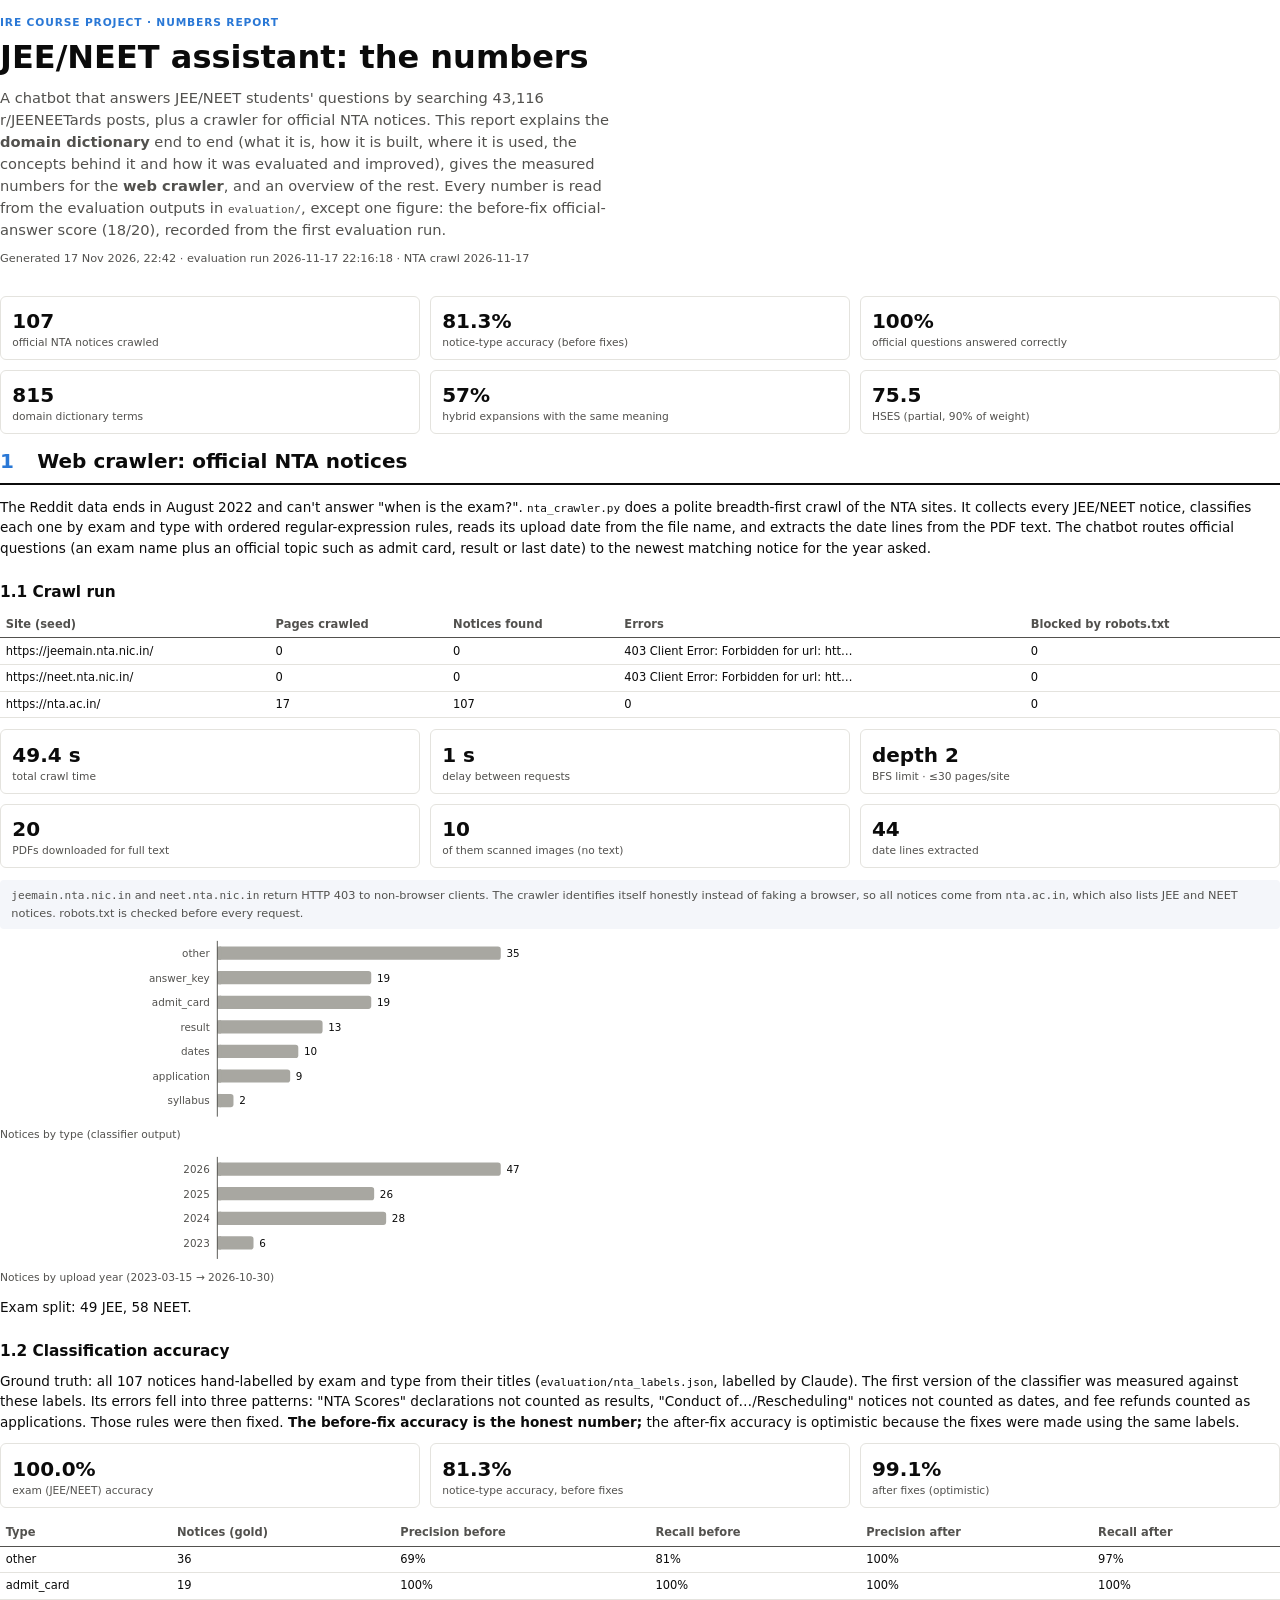
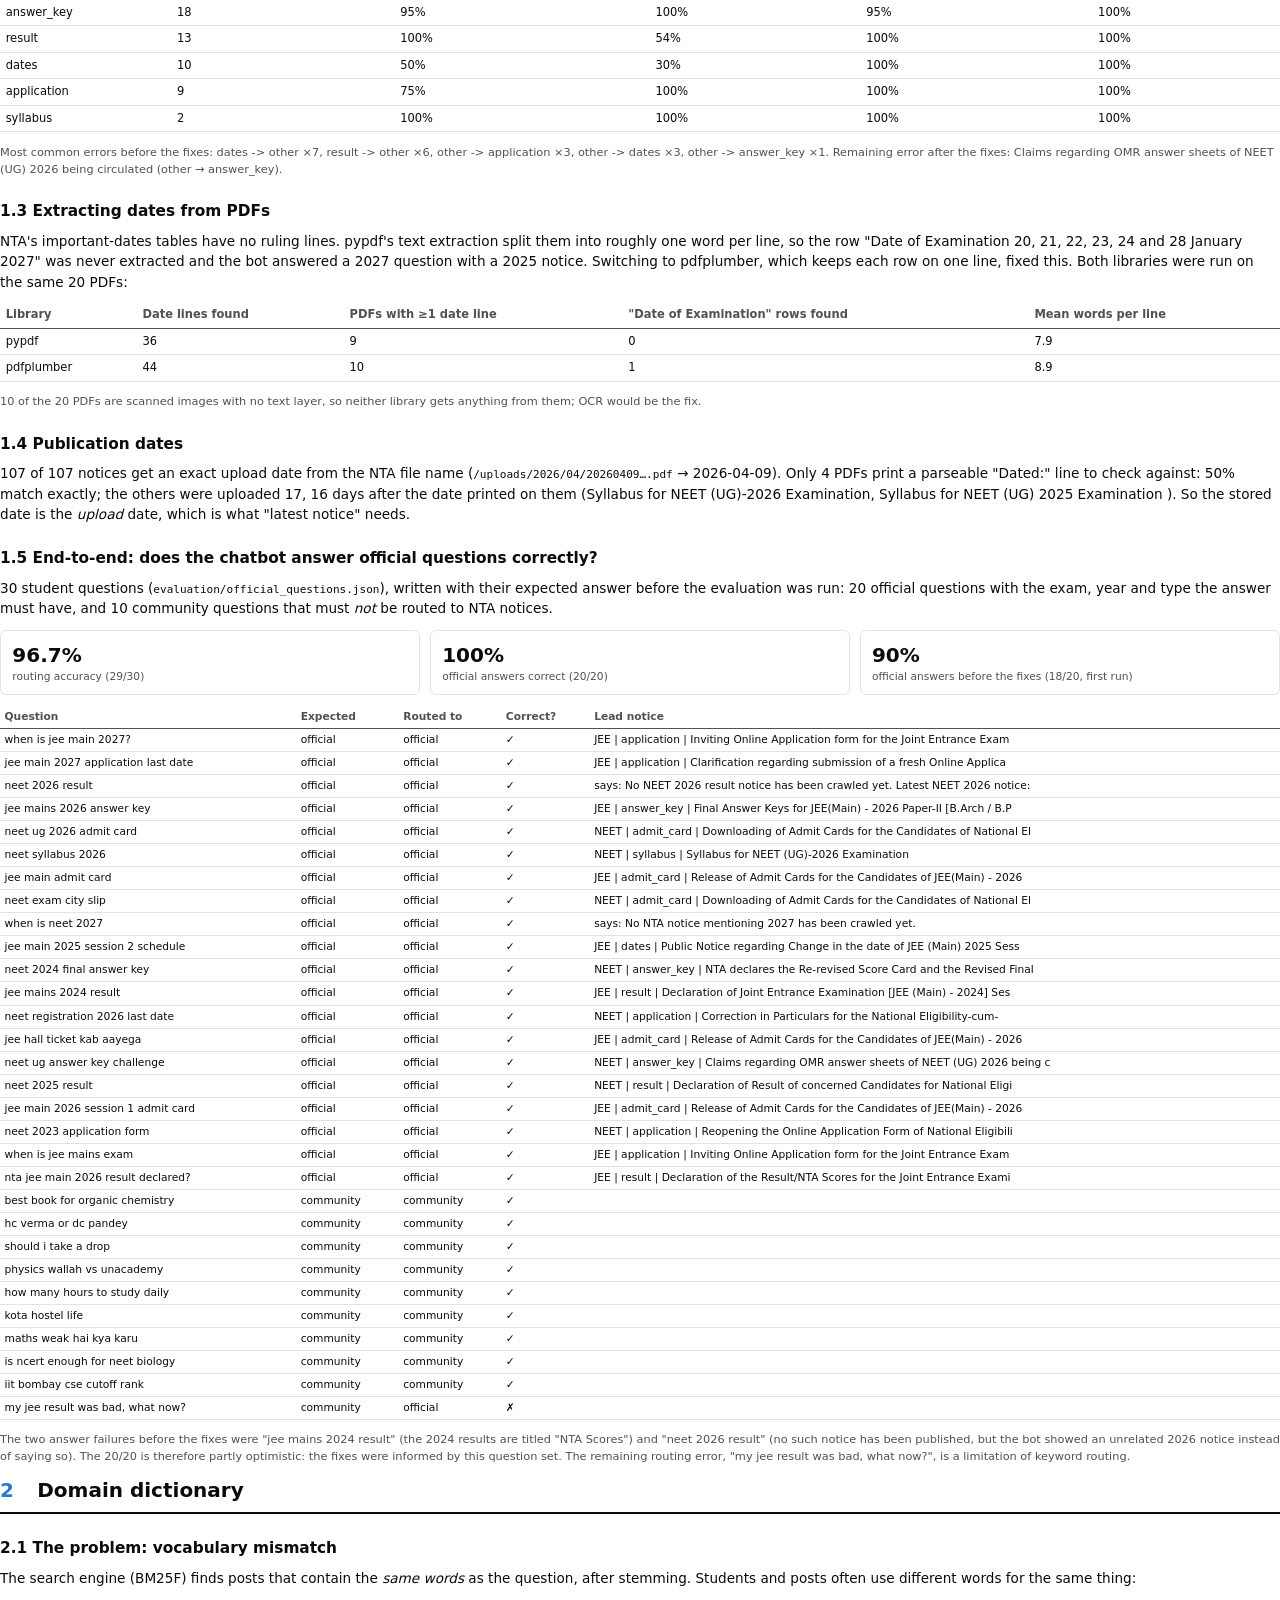
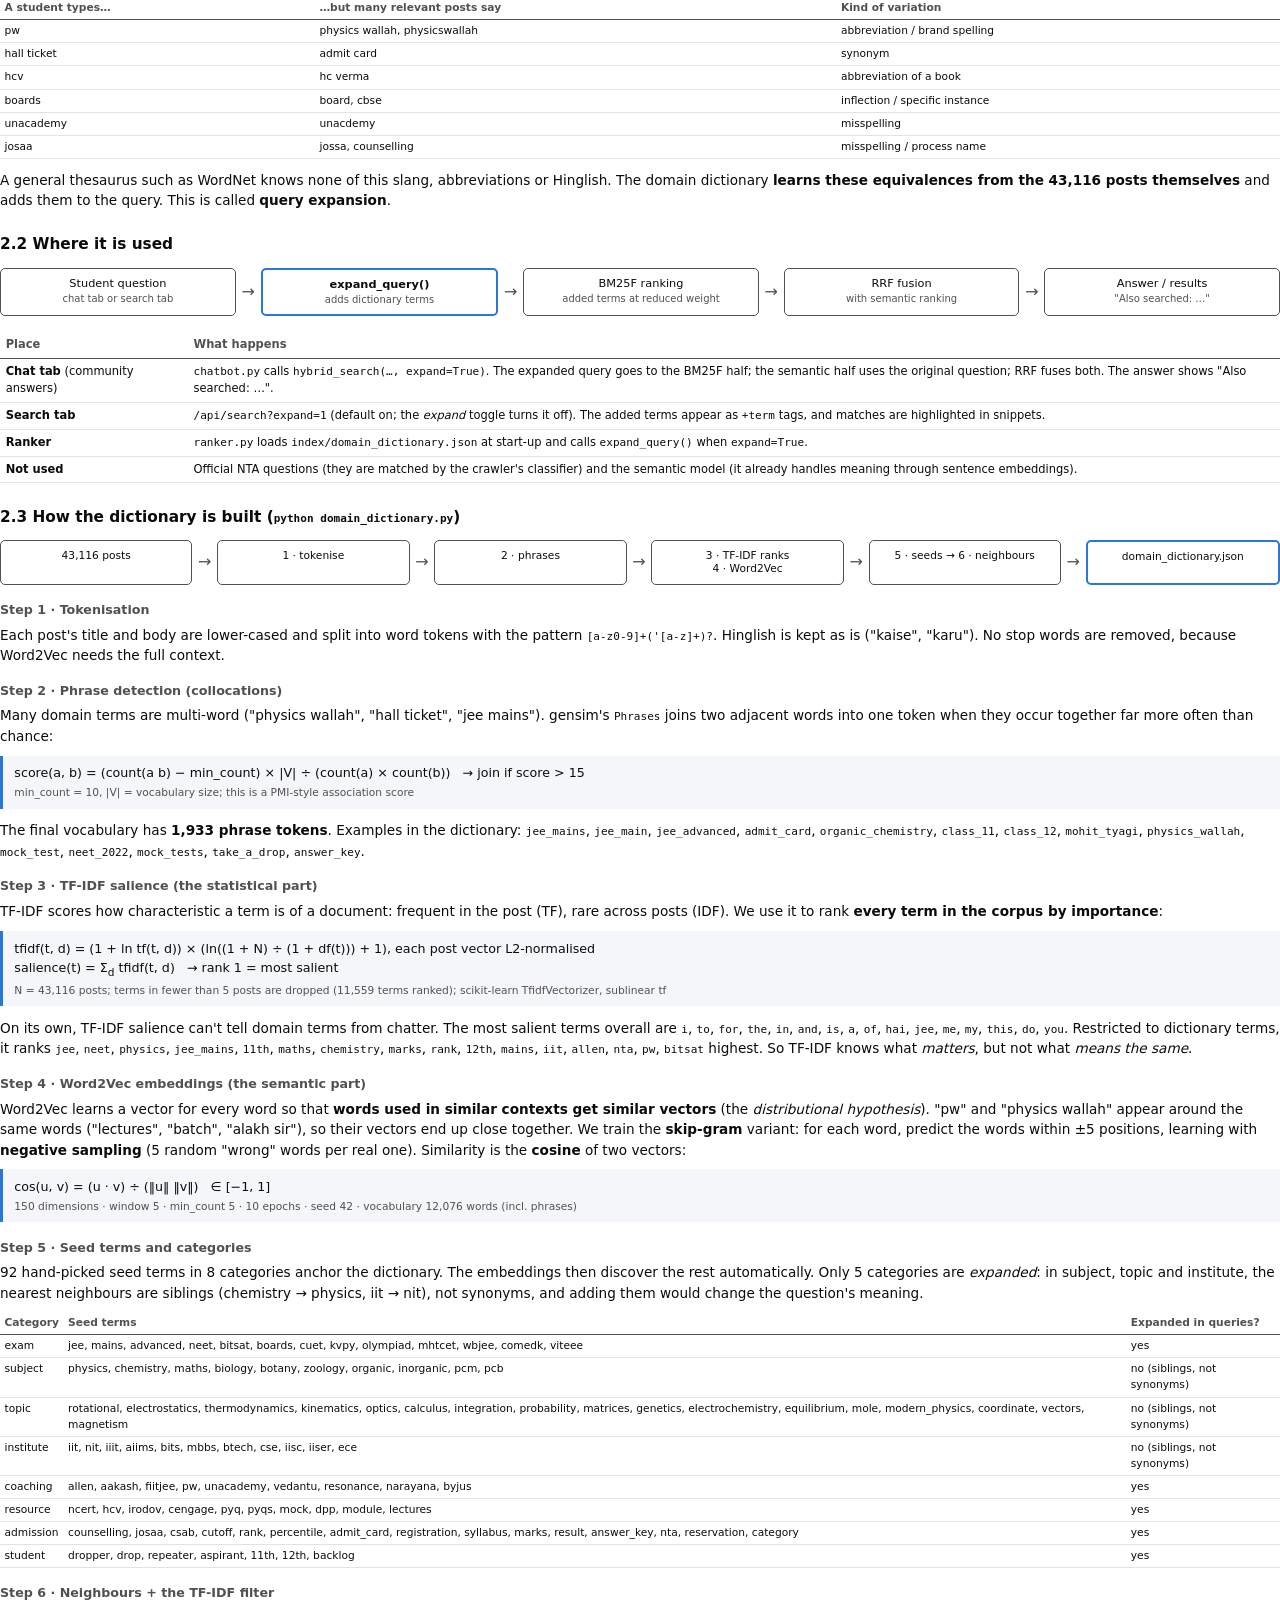
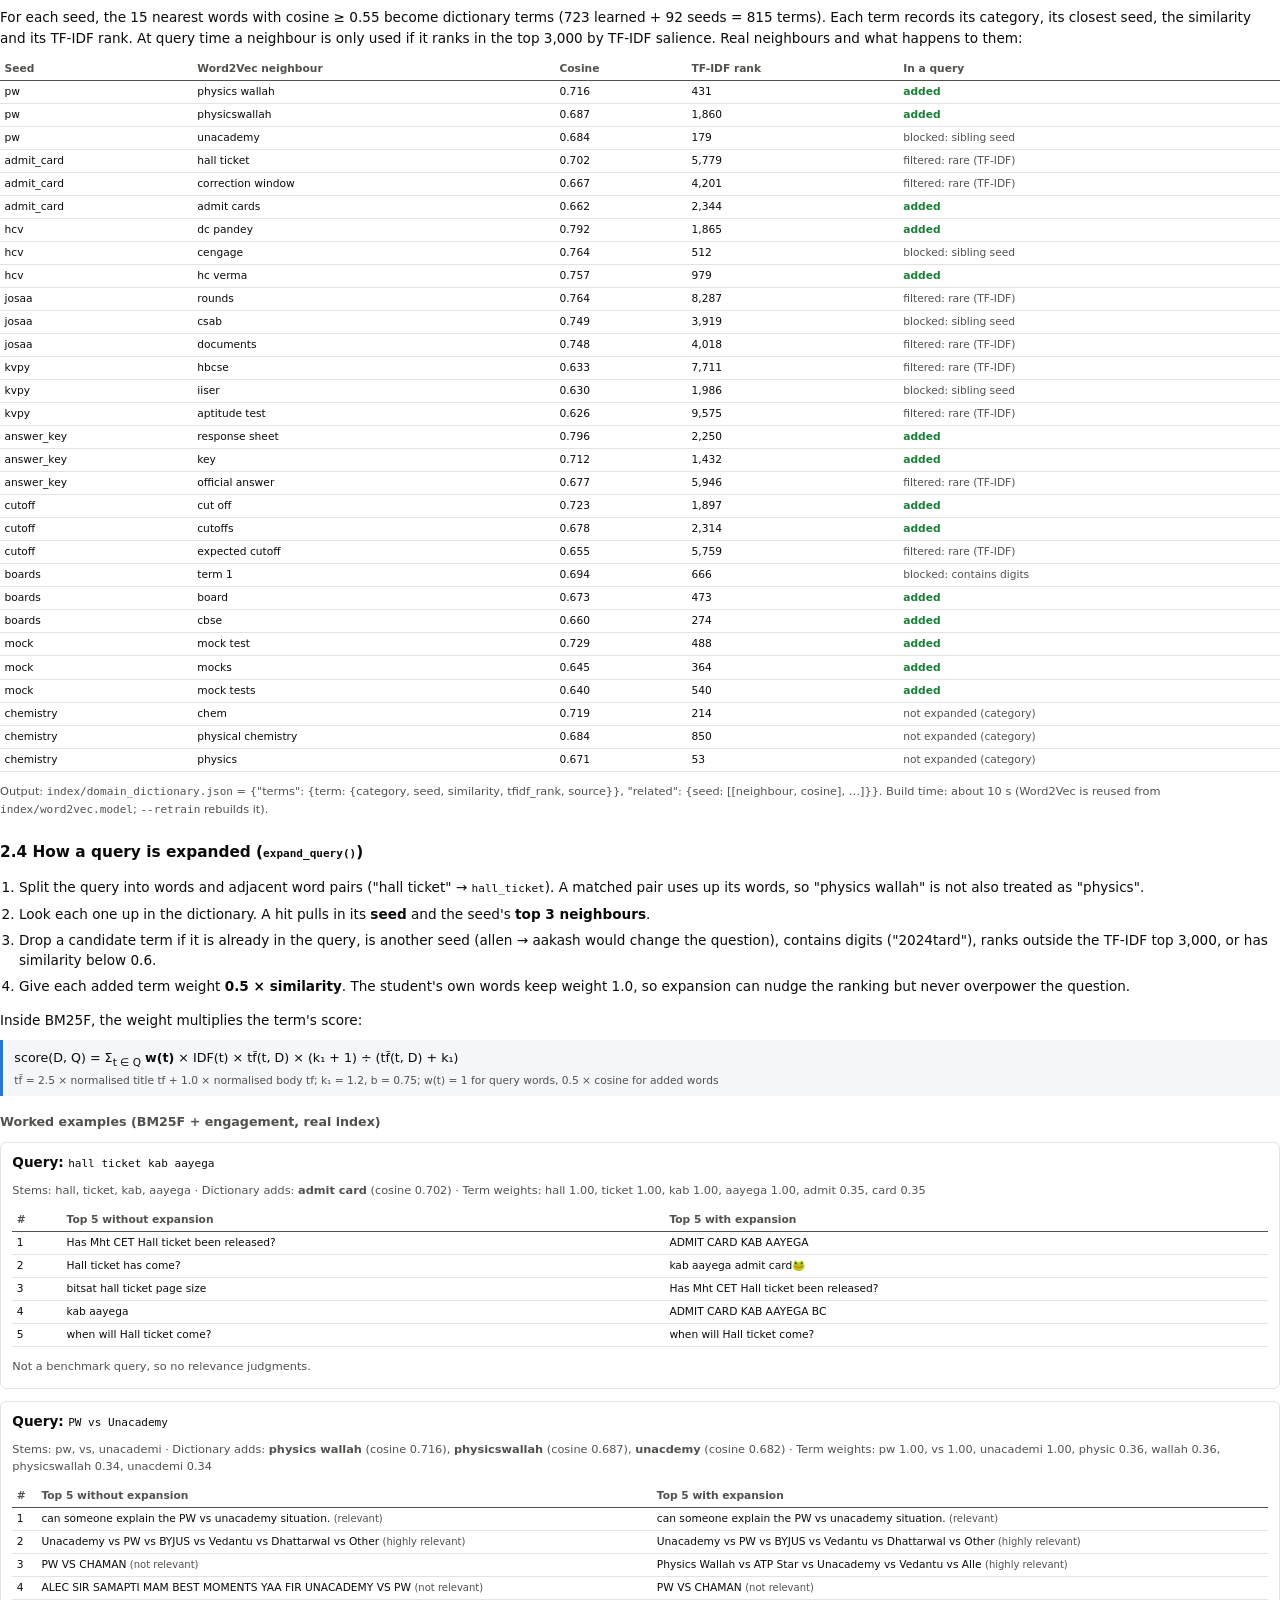
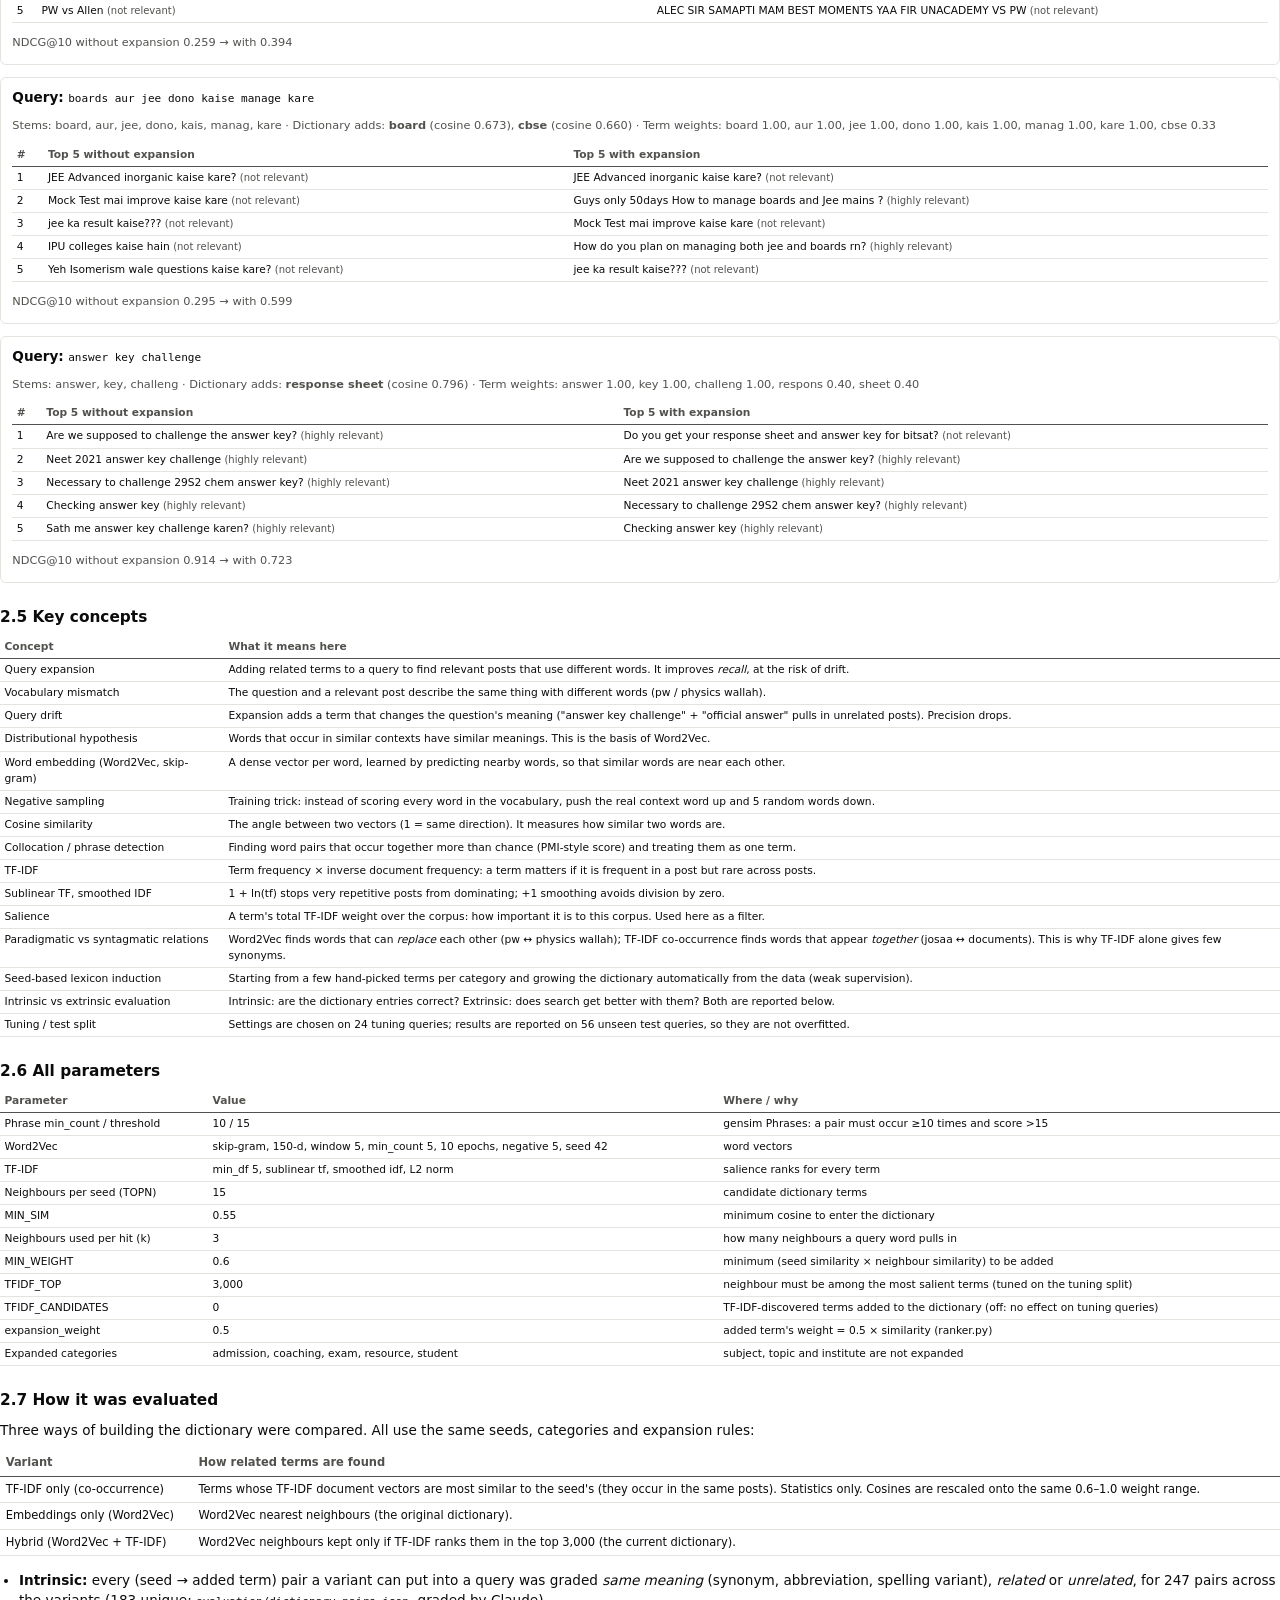
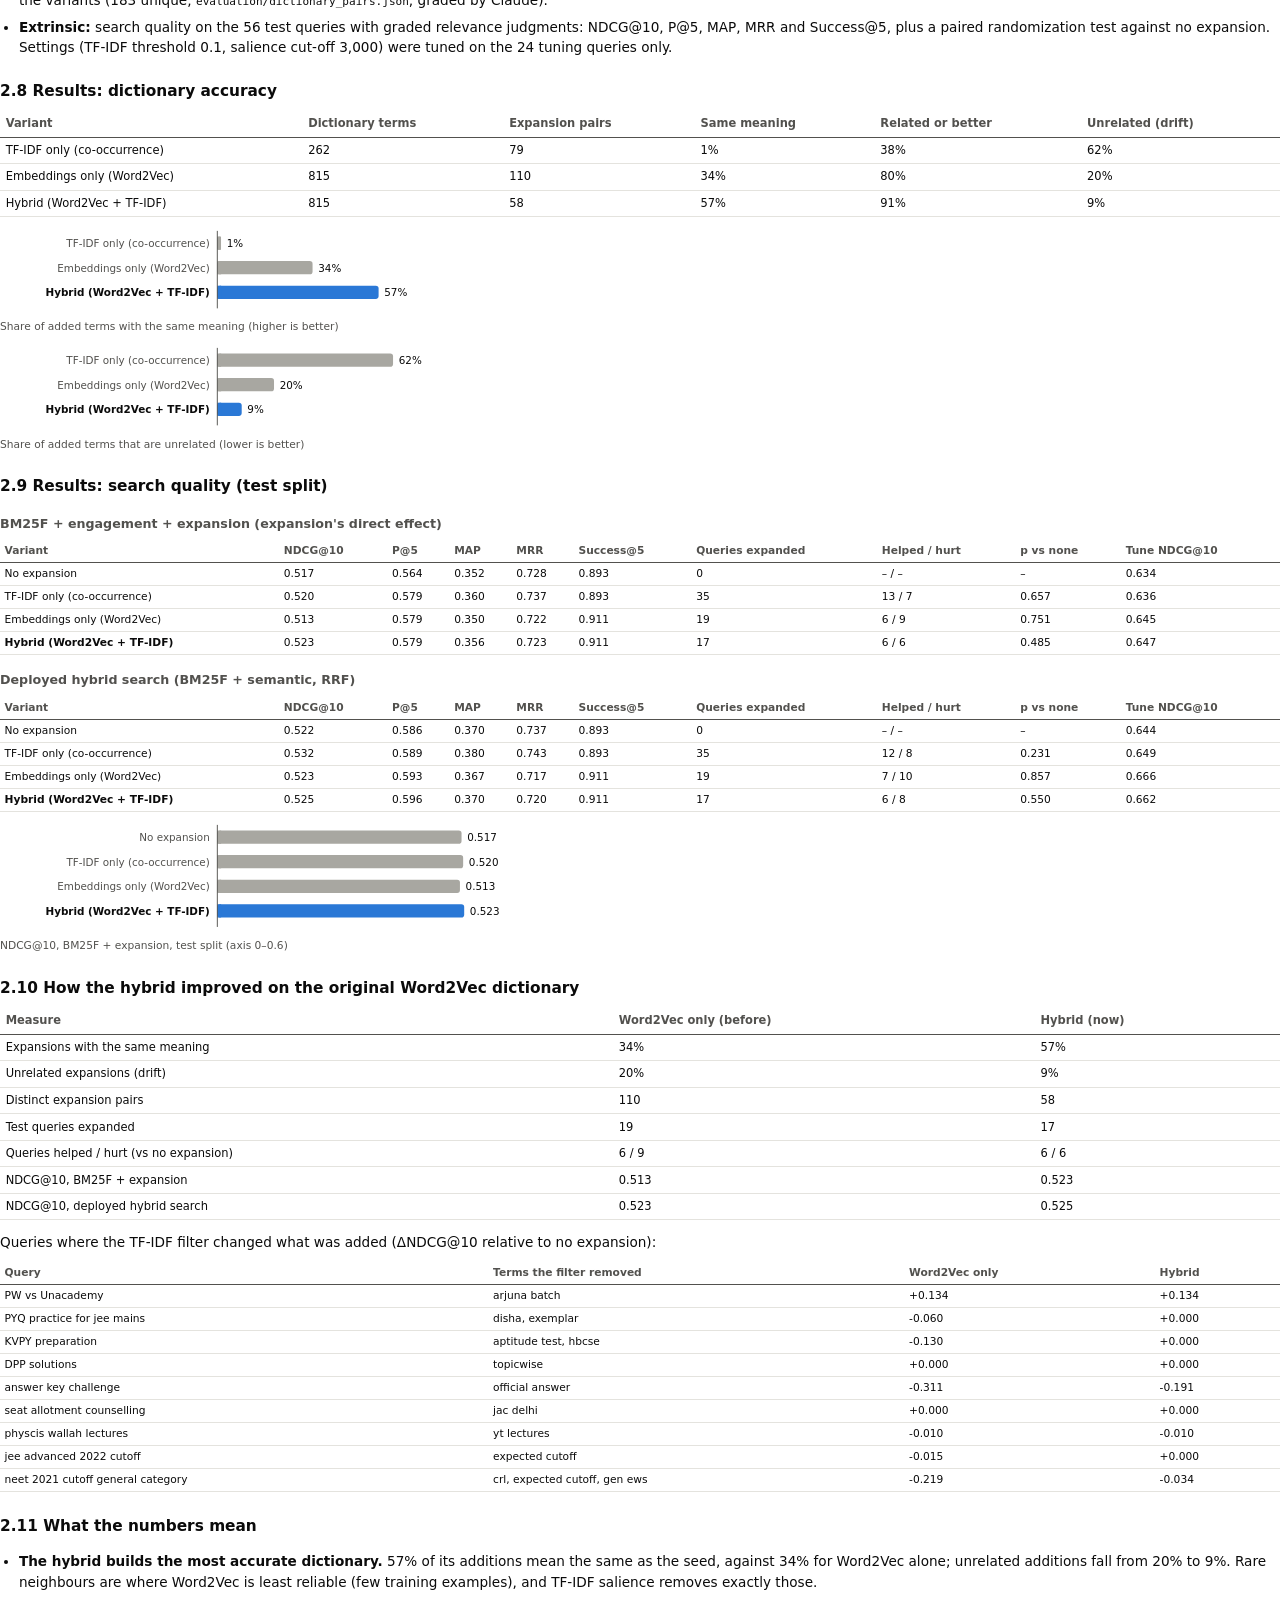
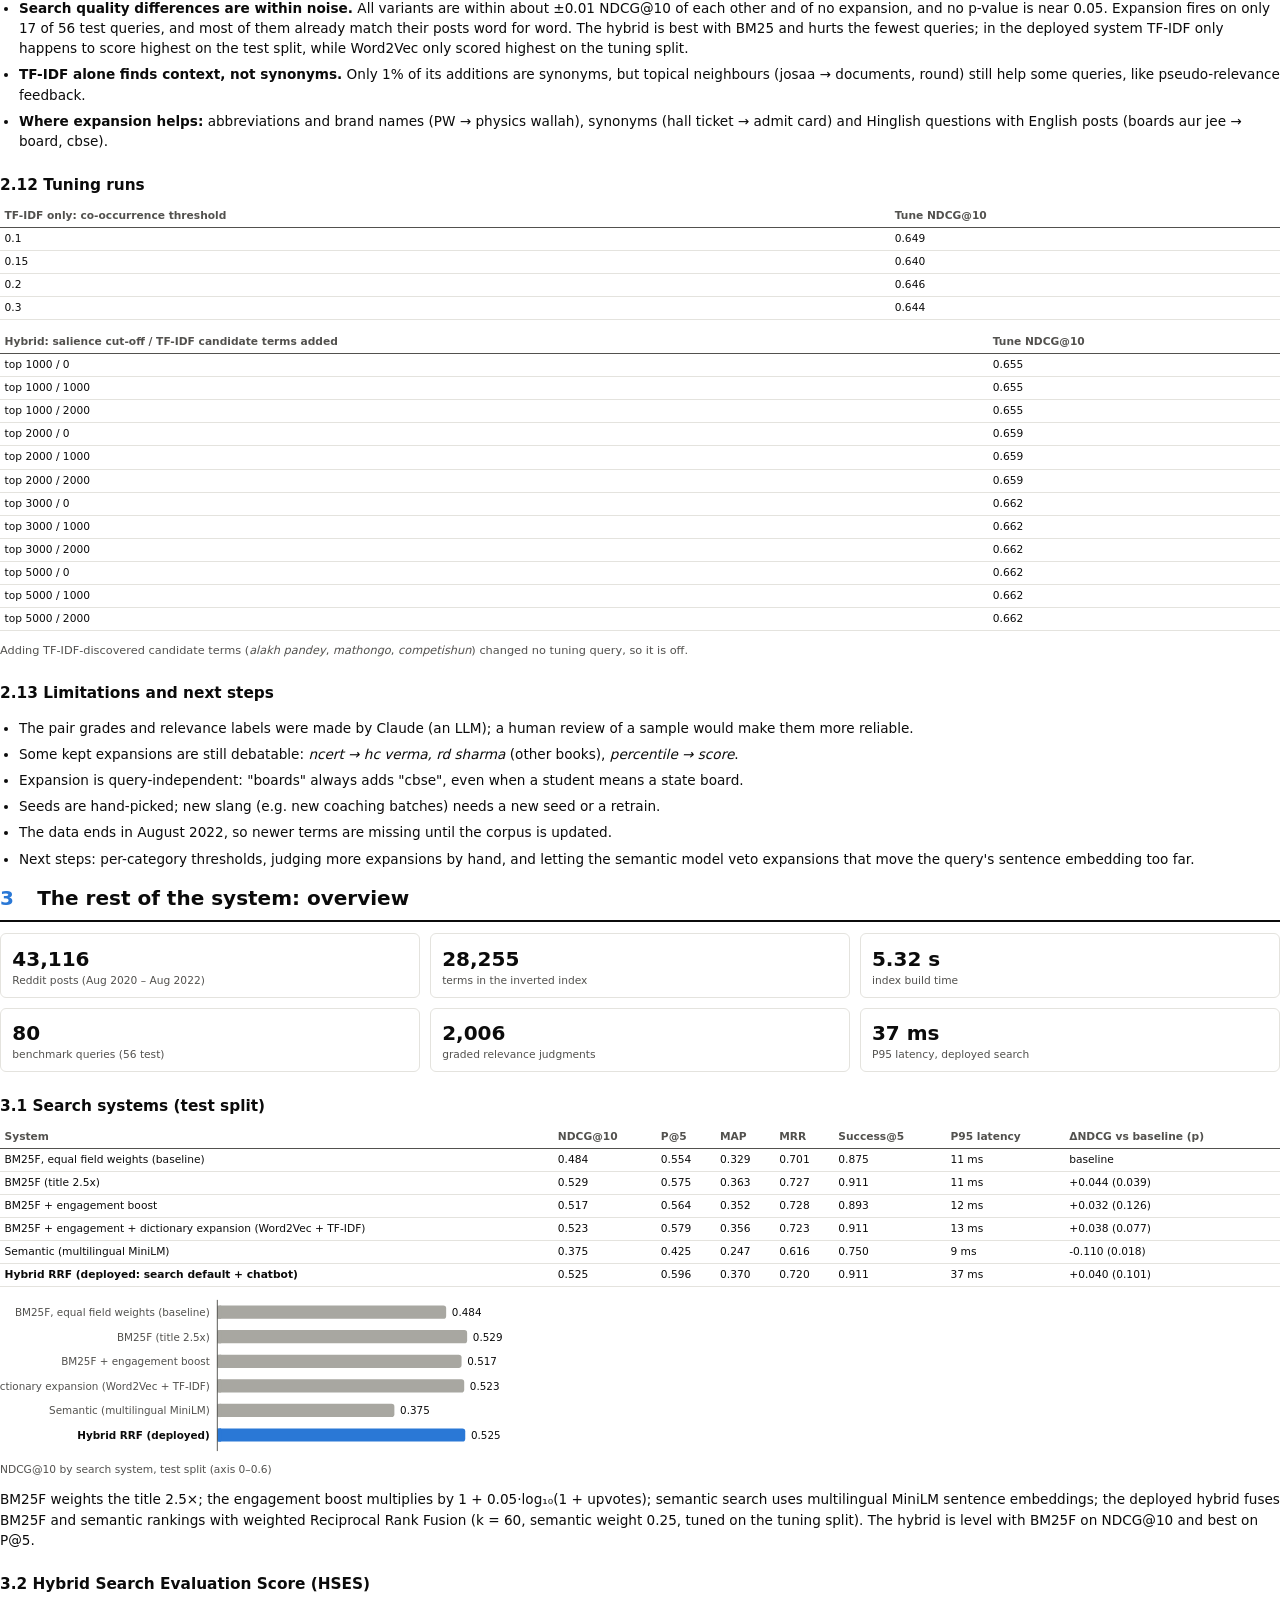
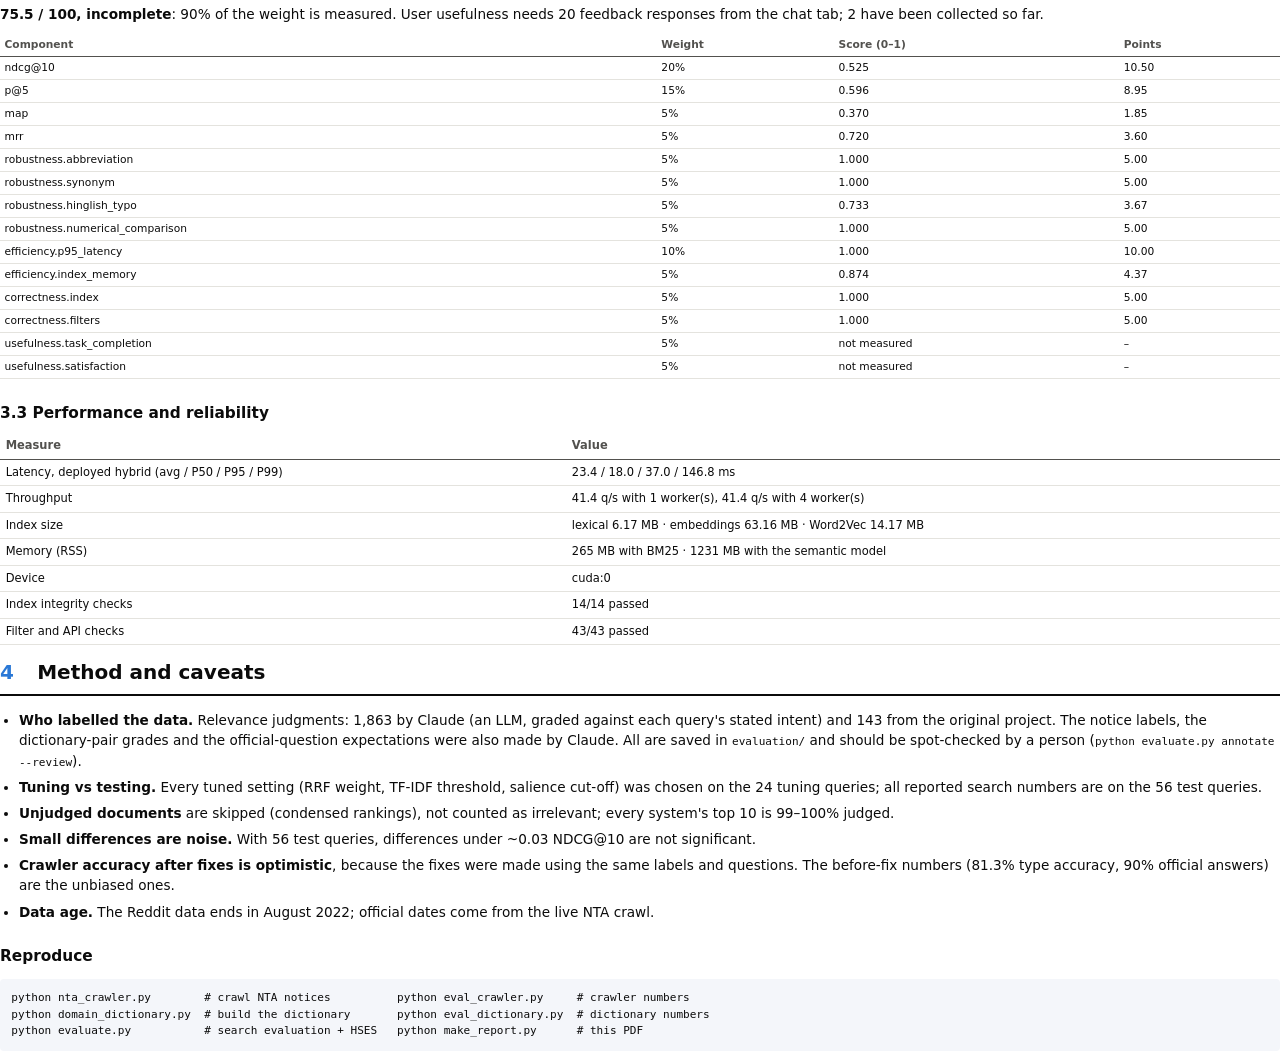
<file: evaluation/report.html>
<!doctype html><html lang='en'><head><meta charset='utf-8'><title>IREE project numbers</title><style>
@page { size: A4; margin: 14mm 14mm 16mm; }
:root { --ink: #0b0b0b; --ink2: #52514e; --muted: #7a7973; --rule: #e4e3de; --surface: #ffffff; --tint: #f4f6fa; --blue: #2a78d6; }
* { box-sizing: border-box; }
body { margin: 0; background: var(--surface); color: var(--ink); font: 10.2pt/1.5 "Noto Sans", "DejaVu Sans", "Liberation Sans", sans-serif; }
header { padding: 4mm 0 2mm; }
.kicker { text-transform: uppercase; letter-spacing: .08em; font-size: 8pt; color: var(--blue); font-weight: 700; }
h1 { font-size: 24pt; line-height: 1.15; margin: 2mm 0 3mm; }
.lede { font-size: 11pt; color: var(--ink2); max-width: 165mm; }
h2 { font-size: 15pt; margin: 0 0 3mm; padding-bottom: 2mm; border-bottom: 2px solid var(--ink); }
h2 span { display: inline-block; width: 8mm; color: var(--blue); }
h3 { font-size: 11.5pt; margin: 6mm 0 2mm; }
h4 { font-size: 9.5pt; margin: 4mm 0 1.5mm; color: var(--ink2); }
p { margin: 1.5mm 0 2.5mm; }
.small, .note { font-size: 8.5pt; color: var(--ink2); }
.note { background: var(--tint); padding: 2mm 3mm; border-radius: 4px; }
code, pre { font-family: "DejaVu Sans Mono", monospace; font-size: 8.3pt; }
pre { background: var(--tint); padding: 3mm; border-radius: 4px; white-space: pre-wrap; }
.break { break-before: page; }
table { width: 100%; border-collapse: collapse; margin: 2mm 0 3mm; font-size: 8.6pt; break-inside: auto; }
th { text-align: left; font-weight: 600; color: var(--ink2); border-bottom: 1px solid var(--ink2); padding: 1.2mm 1.5mm; vertical-align: bottom; }
td { border-bottom: 1px solid var(--rule); padding: 1.1mm 1.5mm; vertical-align: top; }
tr { break-inside: avoid; }
table.tight td, table.tight th { padding: .8mm 1.2mm; font-size: 8pt; }
td:not(:first-child), th:not(:first-child) { font-variant-numeric: tabular-nums; }
.tiles { display: grid; grid-template-columns: repeat(3, 1fr); gap: 2.5mm; margin: 3mm 0; }
.tile { border: 1px solid var(--rule); border-radius: 6px; padding: 2.5mm 3mm; break-inside: avoid; }
.tv { font-size: 15pt; font-weight: 700; font-variant-numeric: tabular-nums; }
.tl { font-size: 8pt; color: var(--ink2); line-height: 1.3; }
.stack figure { max-width: 150mm; }
figure { max-width: 150mm; }
figure { margin: 2mm 0 3mm; break-inside: avoid; }
figcaption { font-size: 8pt; color: var(--ink2); margin-top: 1mm; }
svg text.lab { font-size: 11px; fill: var(--ink2); }
svg text.lab.hi { fill: var(--ink); font-weight: 700; }
svg text.val { font-size: 11px; fill: var(--ink); font-variant-numeric: tabular-nums; }
svg .axis { stroke: var(--ink2); stroke-width: 1; }
ul, ol { padding-left: 5mm; } li { margin-bottom: 1.5mm; }
.flow { display: flex; align-items: stretch; gap: 1.5mm; margin: 3mm 0 4mm; break-inside: avoid; }
.flow .box { flex: 1; border: 1px solid var(--ink2); border-radius: 5px; padding: 2mm; font-size: 8.5pt; text-align: center; line-height: 1.3; }
.flow .box small { color: var(--ink2); font-size: 7.5pt; }
.flow .box.hi { border: 2px solid var(--blue); }
.flow .arr { align-self: center; color: var(--ink2); font-size: 12pt; }
.small-flow .box { font-size: 8pt; }
.formula { background: var(--tint); border-left: 3px solid var(--blue); padding: 2mm 3mm; margin: 2mm 0 3mm; font-size: 9.5pt; break-inside: avoid; }
.formula small { color: var(--ink2); font-size: 8pt; }
.worked { border: 1px solid var(--rule); border-radius: 6px; padding: 1mm 3mm; margin: 3mm 0; break-inside: avoid; }
.ok { color: #1a7f37; font-weight: 600; }
.bad { color: var(--ink2); }
.g { color: var(--ink2); font-size: 7.5pt; }
</style></head><body>
<header>
  <div class="kicker">IRE course project · numbers report</div>
  <h1>JEE/NEET assistant: the numbers</h1>
  <p class="lede">A chatbot that answers JEE/NEET students' questions by searching 43,116 r/JEENEETards
  posts, plus a crawler for official NTA notices. This report explains the
  <b>domain dictionary</b> end to end (what it is, how it is built, where it is used, the concepts behind it and how it was
  evaluated and improved), gives the measured numbers for the <b>web crawler</b>, and an overview of the rest. Every number is read from the
  evaluation outputs in <code>evaluation/</code>, except one figure: the before-fix official-answer score (18/20),
recorded from the first evaluation run.</p>
  <p class="small">Generated 17 Nov 2026, 22:42 · evaluation run 2026-11-17 22:16:18 · NTA crawl 2026-11-17</p>
</header>
<div class="tiles"><div class="tile"><div class="tv">107</div><div class="tl">official NTA notices crawled</div></div><div class="tile"><div class="tv">81.3%</div><div class="tl">notice-type accuracy (before fixes)</div></div><div class="tile"><div class="tv">100%</div><div class="tl">official questions answered correctly</div></div><div class="tile"><div class="tv">815</div><div class="tl">domain dictionary terms</div></div><div class="tile"><div class="tv">57%</div><div class="tl">hybrid expansions with the same meaning</div></div><div class="tile"><div class="tv">75.5</div><div class="tl">HSES (partial, 90% of weight)</div></div></div>

<section class="break">
<h2><span>1</span> Web crawler: official NTA notices</h2>
<p>The Reddit data ends in August 2022 and can't answer "when is the exam?". <code>nta_crawler.py</code> does a polite
breadth-first crawl of the NTA sites. It collects every JEE/NEET notice, classifies each one by exam and type with ordered
regular-expression rules, reads its upload date from the file name, and extracts the date lines from the PDF text. The chatbot
routes official questions (an exam name plus an official topic such as admit card, result or last date) to the newest
matching notice for the year asked.</p>
<h3>1.1 Crawl run</h3>
<table class=""><thead><tr><th>Site (seed)</th><th>Pages crawled</th><th>Notices found</th><th>Errors</th><th>Blocked by robots.txt</th></tr></thead><tbody><tr><td>https://jeemain.nta.nic.in/</td><td>0</td><td>0</td><td>403 Client Error: Forbidden for url: htt…</td><td>0</td></tr><tr><td>https://neet.nta.nic.in/</td><td>0</td><td>0</td><td>403 Client Error: Forbidden for url: htt…</td><td>0</td></tr><tr><td>https://nta.ac.in/</td><td>17</td><td>107</td><td>0</td><td>0</td></tr></tbody></table>
<div class="tiles"><div class="tile"><div class="tv">49.4 s</div><div class="tl">total crawl time</div></div><div class="tile"><div class="tv">1 s</div><div class="tl">delay between requests</div></div><div class="tile"><div class="tv">depth 2</div><div class="tl">BFS limit · ≤30 pages/site</div></div><div class="tile"><div class="tv">20</div><div class="tl">PDFs downloaded for full text</div></div><div class="tile"><div class="tv">10</div><div class="tl">of them scanned images (no text)</div></div><div class="tile"><div class="tv">44</div><div class="tl">date lines extracted</div></div></div>
<p class="note"><code>jeemain.nta.nic.in</code> and <code>neet.nta.nic.in</code> return HTTP 403 to non-browser clients. The
crawler identifies itself honestly instead of faking a browser, so all notices come from <code>nta.ac.in</code>, which also lists
JEE and NEET notices. robots.txt is checked before every request.</p>
<div class="stack">
<figure><svg viewBox="0 0 600 190" width="100%" role="img" aria-label="Notices by type (classifier output)"><text x="222" y="19" text-anchor="end" class="lab">other</text><rect x="230" y="8" width="300.0" height="14" rx="3" fill="#a8a7a1"/><rect x="230" y="8" width="4.0" height="14" fill="#a8a7a1"/><text x="536.0" y="19" class="val">35</text><text x="222" y="45" text-anchor="end" class="lab">answer_key</text><rect x="230" y="34" width="162.9" height="14" rx="3" fill="#a8a7a1"/><rect x="230" y="34" width="4.0" height="14" fill="#a8a7a1"/><text x="398.9" y="45" class="val">19</text><text x="222" y="71" text-anchor="end" class="lab">admit_card</text><rect x="230" y="60" width="162.9" height="14" rx="3" fill="#a8a7a1"/><rect x="230" y="60" width="4.0" height="14" fill="#a8a7a1"/><text x="398.9" y="71" class="val">19</text><text x="222" y="97" text-anchor="end" class="lab">result</text><rect x="230" y="86" width="111.4" height="14" rx="3" fill="#a8a7a1"/><rect x="230" y="86" width="4.0" height="14" fill="#a8a7a1"/><text x="347.4" y="97" class="val">13</text><text x="222" y="123" text-anchor="end" class="lab">dates</text><rect x="230" y="112" width="85.7" height="14" rx="3" fill="#a8a7a1"/><rect x="230" y="112" width="4.0" height="14" fill="#a8a7a1"/><text x="321.7" y="123" class="val">10</text><text x="222" y="149" text-anchor="end" class="lab">application</text><rect x="230" y="138" width="77.1" height="14" rx="3" fill="#a8a7a1"/><rect x="230" y="138" width="4.0" height="14" fill="#a8a7a1"/><text x="313.1" y="149" class="val">9</text><text x="222" y="175" text-anchor="end" class="lab">syllabus</text><rect x="230" y="164" width="17.1" height="14" rx="3" fill="#a8a7a1"/><rect x="230" y="164" width="4.0" height="14" fill="#a8a7a1"/><text x="253.1" y="175" class="val">2</text><line x1="230" y1="2" x2="230" y2="188" class="axis"/></svg><figcaption>Notices by type (classifier output)</figcaption></figure>
<figure><svg viewBox="0 0 600 112" width="100%" role="img" aria-label="Notices by upload year (2023-03-15 → 2026-10-30)"><text x="222" y="19" text-anchor="end" class="lab">2026</text><rect x="230" y="8" width="300.0" height="14" rx="3" fill="#a8a7a1"/><rect x="230" y="8" width="4.0" height="14" fill="#a8a7a1"/><text x="536.0" y="19" class="val">47</text><text x="222" y="45" text-anchor="end" class="lab">2025</text><rect x="230" y="34" width="166.0" height="14" rx="3" fill="#a8a7a1"/><rect x="230" y="34" width="4.0" height="14" fill="#a8a7a1"/><text x="402.0" y="45" class="val">26</text><text x="222" y="71" text-anchor="end" class="lab">2024</text><rect x="230" y="60" width="178.7" height="14" rx="3" fill="#a8a7a1"/><rect x="230" y="60" width="4.0" height="14" fill="#a8a7a1"/><text x="414.7" y="71" class="val">28</text><text x="222" y="97" text-anchor="end" class="lab">2023</text><rect x="230" y="86" width="38.3" height="14" rx="3" fill="#a8a7a1"/><rect x="230" y="86" width="4.0" height="14" fill="#a8a7a1"/><text x="274.3" y="97" class="val">6</text><line x1="230" y1="2" x2="230" y2="110" class="axis"/></svg><figcaption>Notices by upload year (2023-03-15 → 2026-10-30)</figcaption></figure>
</div>
<p>Exam split: 49 JEE, 58 NEET.</p>

<h3>1.2 Classification accuracy</h3>
<p>Ground truth: all 107 notices hand-labelled by exam and type from their titles
(<code>evaluation/nta_labels.json</code>, labelled by Claude). The first version of the classifier was measured against these labels.
Its errors fell into three patterns: "NTA Scores" declarations not counted as results, "Conduct of…/Rescheduling" notices
not counted as dates, and fee refunds counted as applications. Those rules were then fixed. <b>The before-fix accuracy is
the honest number;</b> the after-fix accuracy is optimistic because the fixes were made using the same labels.</p>
<div class="tiles"><div class="tile"><div class="tv">100.0%</div><div class="tl">exam (JEE/NEET) accuracy</div></div><div class="tile"><div class="tv">81.3%</div><div class="tl">notice-type accuracy, before fixes</div></div><div class="tile"><div class="tv">99.1%</div><div class="tl">after fixes (optimistic)</div></div></div>
<table class=""><thead><tr><th>Type</th><th>Notices (gold)</th><th>Precision before</th><th>Recall before</th><th>Precision after</th><th>Recall after</th></tr></thead><tbody><tr><td>other</td><td>36</td><td>69%</td><td>81%</td><td>100%</td><td>97%</td></tr><tr><td>admit_card</td><td>19</td><td>100%</td><td>100%</td><td>100%</td><td>100%</td></tr><tr><td>answer_key</td><td>18</td><td>95%</td><td>100%</td><td>95%</td><td>100%</td></tr><tr><td>result</td><td>13</td><td>100%</td><td>54%</td><td>100%</td><td>100%</td></tr><tr><td>dates</td><td>10</td><td>50%</td><td>30%</td><td>100%</td><td>100%</td></tr><tr><td>application</td><td>9</td><td>75%</td><td>100%</td><td>100%</td><td>100%</td></tr><tr><td>syllabus</td><td>2</td><td>100%</td><td>100%</td><td>100%</td><td>100%</td></tr></tbody></table>
<p class="small">Most common errors before the fixes: dates -&gt; other ×7, result -&gt; other ×6, other -&gt; application ×3, other -&gt; dates ×3, other -&gt; answer_key ×1.
Remaining error after the fixes: Claims regarding OMR answer sheets of NEET (UG) 2026 being circulated  (other → answer_key).</p>

<h3>1.3 Extracting dates from PDFs</h3>
<p>NTA's important-dates tables have no ruling lines. pypdf's text extraction split them into roughly one word per line, so the
row "Date of Examination 20, 21, 22, 23, 24 and 28 January 2027" was never extracted and the bot answered a 2027 question with a
2025 notice. Switching to pdfplumber, which keeps each row on one line, fixed this. Both libraries were run on the same 20 PDFs:</p>
<table class=""><thead><tr><th>Library</th><th>Date lines found</th><th>PDFs with ≥1 date line</th><th>&quot;Date of Examination&quot; rows found</th><th>Mean words per line</th></tr></thead><tbody><tr><td>pypdf</td><td>36</td><td>9</td><td>0</td><td>7.9</td></tr><tr><td>pdfplumber</td><td>44</td><td>10</td><td>1</td><td>8.9</td></tr></tbody></table>
<p class="small">10 of the 20 PDFs are scanned images with no text layer, so neither library
gets anything from them; OCR would be the fix.</p>

<h3>1.4 Publication dates</h3>
<p>107 of 107 notices get an exact upload date from the NTA file name
(<code>/uploads/2026/04/20260409….pdf</code> → 2026-04-09). Only 4 PDFs print a parseable
"Dated:" line to check against: 50% match exactly; the others were uploaded
17, 16 days after the date printed on them
(Syllabus for NEET (UG)-2026 Examination, Syllabus for NEET (UG) 2025 Examination ). So the stored date is the <i>upload</i> date,
which is what "latest notice" needs.</p>

<h3>1.5 End-to-end: does the chatbot answer official questions correctly?</h3>
<p>30 student questions (<code>evaluation/official_questions.json</code>), written with their expected answer before
the evaluation was run: 20 official questions with the exam, year and type the answer must have, and
10 community questions that must <i>not</i> be routed to NTA notices.</p>
<div class="tiles"><div class="tile"><div class="tv">96.7%</div><div class="tl">routing accuracy (29/30)</div></div><div class="tile"><div class="tv">100%</div><div class="tl">official answers correct (20/20)</div></div><div class="tile"><div class="tv">90%</div><div class="tl">official answers before the fixes (18/20, first run)</div></div></div>
<table class="tight"><thead><tr><th>Question</th><th>Expected</th><th>Routed to</th><th>Correct?</th><th>Lead notice</th></tr></thead><tbody><tr><td>when is jee main 2027?</td><td>official</td><td>official</td><td>✓</td><td>JEE | application | Inviting Online Application form for the Joint Entrance Exam</td></tr><tr><td>jee main 2027 application last date</td><td>official</td><td>official</td><td>✓</td><td>JEE | application | Clarification regarding submission of a fresh Online Applica</td></tr><tr><td>neet 2026 result</td><td>official</td><td>official</td><td>✓</td><td>says: No NEET 2026 result notice has been crawled yet. Latest NEET 2026 notice:</td></tr><tr><td>jee mains 2026 answer key</td><td>official</td><td>official</td><td>✓</td><td>JEE | answer_key | Final Answer Keys for JEE(Main) - 2026 Paper-II [B.Arch / B.P</td></tr><tr><td>neet ug 2026 admit card</td><td>official</td><td>official</td><td>✓</td><td>NEET | admit_card | Downloading of Admit Cards for the Candidates of National El</td></tr><tr><td>neet syllabus 2026</td><td>official</td><td>official</td><td>✓</td><td>NEET | syllabus | Syllabus for NEET (UG)-2026 Examination</td></tr><tr><td>jee main admit card</td><td>official</td><td>official</td><td>✓</td><td>JEE | admit_card | Release of Admit Cards for the Candidates of JEE(Main) - 2026</td></tr><tr><td>neet exam city slip</td><td>official</td><td>official</td><td>✓</td><td>NEET | admit_card | Downloading of Admit Cards for the Candidates of National El</td></tr><tr><td>when is neet 2027</td><td>official</td><td>official</td><td>✓</td><td>says: No NTA notice mentioning 2027 has been crawled yet.</td></tr><tr><td>jee main 2025 session 2 schedule</td><td>official</td><td>official</td><td>✓</td><td>JEE | dates | Public Notice regarding Change in the date of JEE (Main) 2025 Sess</td></tr><tr><td>neet 2024 final answer key</td><td>official</td><td>official</td><td>✓</td><td>NEET | answer_key | NTA declares the Re-revised Score Card and the Revised Final</td></tr><tr><td>jee mains 2024 result</td><td>official</td><td>official</td><td>✓</td><td>JEE | result | Declaration of Joint Entrance Examination [JEE (Main) - 2024] Ses</td></tr><tr><td>neet registration 2026 last date</td><td>official</td><td>official</td><td>✓</td><td>NEET | application | Correction in Particulars for the National Eligibility-cum-</td></tr><tr><td>jee hall ticket kab aayega</td><td>official</td><td>official</td><td>✓</td><td>JEE | admit_card | Release of Admit Cards for the Candidates of JEE(Main) - 2026</td></tr><tr><td>neet ug answer key challenge</td><td>official</td><td>official</td><td>✓</td><td>NEET | answer_key | Claims regarding OMR answer sheets of NEET (UG) 2026 being c</td></tr><tr><td>neet 2025 result</td><td>official</td><td>official</td><td>✓</td><td>NEET | result | Declaration of Result of concerned Candidates for National Eligi</td></tr><tr><td>jee main 2026 session 1 admit card</td><td>official</td><td>official</td><td>✓</td><td>JEE | admit_card | Release of Admit Cards for the Candidates of JEE(Main) - 2026</td></tr><tr><td>neet 2023 application form</td><td>official</td><td>official</td><td>✓</td><td>NEET | application | Reopening the Online Application Form of National Eligibili</td></tr><tr><td>when is jee mains exam</td><td>official</td><td>official</td><td>✓</td><td>JEE | application | Inviting Online Application form for the Joint Entrance Exam</td></tr><tr><td>nta jee main 2026 result declared?</td><td>official</td><td>official</td><td>✓</td><td>JEE | result | Declaration of the Result/NTA Scores for the Joint Entrance Exami</td></tr><tr><td>best book for organic chemistry</td><td>community</td><td>community</td><td>✓</td><td></td></tr><tr><td>hc verma or dc pandey</td><td>community</td><td>community</td><td>✓</td><td></td></tr><tr><td>should i take a drop</td><td>community</td><td>community</td><td>✓</td><td></td></tr><tr><td>physics wallah vs unacademy</td><td>community</td><td>community</td><td>✓</td><td></td></tr><tr><td>how many hours to study daily</td><td>community</td><td>community</td><td>✓</td><td></td></tr><tr><td>kota hostel life</td><td>community</td><td>community</td><td>✓</td><td></td></tr><tr><td>maths weak hai kya karu</td><td>community</td><td>community</td><td>✓</td><td></td></tr><tr><td>is ncert enough for neet biology</td><td>community</td><td>community</td><td>✓</td><td></td></tr><tr><td>iit bombay cse cutoff rank</td><td>community</td><td>community</td><td>✓</td><td></td></tr><tr><td>my jee result was bad, what now?</td><td>community</td><td>official</td><td>✗</td><td></td></tr></tbody></table>
<p class="small">The two answer failures before the fixes were "jee mains 2024 result" (the 2024 results are titled "NTA Scores")
and "neet 2026 result" (no such notice has been published, but the bot showed an unrelated 2026 notice instead of saying so).
The 20/20 is therefore partly optimistic: the fixes were informed by this question set. The remaining routing error,
"my jee result was bad, what now?", is a limitation of keyword routing.</p>
</section>

<section class="break">
<h2><span>2</span> Domain dictionary</h2>
<h3>2.1 The problem: vocabulary mismatch</h3>
<p>The search engine (BM25F) finds posts that contain the <i>same words</i> as the question, after stemming. Students and
posts often use different words for the same thing:</p>
<table class="tight"><thead><tr><th>A student types…</th><th>…but many relevant posts say</th><th>Kind of variation</th></tr></thead><tbody><tr><td>pw</td><td>physics wallah, physicswallah</td><td>abbreviation / brand spelling</td></tr><tr><td>hall ticket</td><td>admit card</td><td>synonym</td></tr><tr><td>hcv</td><td>hc verma</td><td>abbreviation of a book</td></tr><tr><td>boards</td><td>board, cbse</td><td>inflection / specific instance</td></tr><tr><td>unacademy</td><td>unacdemy</td><td>misspelling</td></tr><tr><td>josaa</td><td>jossa, counselling</td><td>misspelling / process name</td></tr></tbody></table>
<p>A general thesaurus such as WordNet knows none of this slang, abbreviations or Hinglish. The domain dictionary
<b>learns these equivalences from the 43,116 posts themselves</b> and adds them to the query. This
is called <b>query expansion</b>.</p>

<h3>2.2 Where it is used</h3>
<div class="flow">
  <div class="box">Student question<br><small>chat tab or search tab</small></div><div class="arr">→</div>
  <div class="box hi"><b>expand_query()</b><br><small>adds dictionary terms</small></div><div class="arr">→</div>
  <div class="box">BM25F ranking<br><small>added terms at reduced weight</small></div><div class="arr">→</div>
  <div class="box">RRF fusion<br><small>with semantic ranking</small></div><div class="arr">→</div>
  <div class="box">Answer / results<br><small>"Also searched: …"</small></div>
</div>
<table class=""><thead><tr><th>Place</th><th>What happens</th></tr></thead><tbody><tr><td><b>Chat tab</b> (community answers)</td><td><code>chatbot.py</code> calls <code>hybrid_search(…, expand=True)</code>. The expanded query goes to the BM25F half; the semantic half uses the original question; RRF fuses both. The answer shows "Also searched: …".</td></tr><tr><td><b>Search tab</b></td><td><code>/api/search?expand=1</code> (default on; the <i>expand</i> toggle turns it off). The added terms appear as <code>+term</code> tags, and matches are highlighted in snippets.</td></tr><tr><td><b>Ranker</b></td><td><code>ranker.py</code> loads <code>index/domain_dictionary.json</code> at start-up and calls <code>expand_query()</code> when <code>expand=True</code>.</td></tr><tr><td><b>Not used</b></td><td>Official NTA questions (they are matched by the crawler's classifier) and the semantic model (it already handles meaning through sentence embeddings).</td></tr></tbody></table>
</section>

<section class="break">
<h3>2.3 How the dictionary is built (<code>python domain_dictionary.py</code>)</h3>
<div class="flow small-flow">
  <div class="box">43,116 posts</div><div class="arr">→</div>
  <div class="box">1 · tokenise</div><div class="arr">→</div>
  <div class="box">2 · phrases</div><div class="arr">→</div>
  <div class="box">3 · TF-IDF ranks<br>4 · Word2Vec</div><div class="arr">→</div>
  <div class="box">5 · seeds → 6 · neighbours</div><div class="arr">→</div>
  <div class="box hi">domain_dictionary.json</div>
</div>

<h4>Step 1 · Tokenisation</h4>
<p>Each post's title and body are lower-cased and split into word tokens with the pattern <code>[a-z0-9]+('[a-z]+)?</code>.
Hinglish is kept as is ("kaise", "karu"). No stop words are removed, because Word2Vec needs the full context.</p>

<h4>Step 2 · Phrase detection (collocations)</h4>
<p>Many domain terms are multi-word ("physics wallah", "hall ticket", "jee mains"). gensim's <code>Phrases</code> joins two
adjacent words into one token when they occur together far more often than chance:</p>
<div class="formula">score(a, b) = (count(a b) − min_count) × |V| ÷ (count(a) × count(b)) &nbsp;&nbsp;→ join if score &gt; 15
<br><small>min_count = 10, |V| = vocabulary size; this is a PMI-style association score</small></div>
<p>The final vocabulary has <b>1,933 phrase tokens</b>. Examples in the dictionary: <code>jee_mains</code>, <code>jee_main</code>, <code>jee_advanced</code>, <code>admit_card</code>, <code>organic_chemistry</code>, <code>class_11</code>, <code>class_12</code>, <code>mohit_tyagi</code>, <code>physics_wallah</code>, <code>mock_test</code>, <code>neet_2022</code>, <code>mock_tests</code>, <code>take_a_drop</code>, <code>answer_key</code>.</p>

<h4>Step 3 · TF-IDF salience (the statistical part)</h4>
<p>TF-IDF scores how characteristic a term is of a document: frequent in the post (TF), rare across posts (IDF). We use it to
rank <b>every term in the corpus by importance</b>:</p>
<div class="formula">tfidf(t, d) = (1 + ln tf(t, d)) × (ln((1 + N) ÷ (1 + df(t))) + 1), each post vector L2-normalised
<br>salience(t) = Σ<sub>d</sub> tfidf(t, d) &nbsp;&nbsp;→ rank 1 = most salient
<br><small>N = 43,116 posts; terms in fewer than 5 posts are dropped (11,559 terms ranked); scikit-learn TfidfVectorizer, sublinear tf</small></div>
<p>On its own, TF-IDF salience can't tell domain terms from chatter. The most salient terms overall are
<code>i</code>, <code>to</code>, <code>for</code>, <code>the</code>, <code>in</code>, <code>and</code>, <code>is</code>, <code>a</code>, <code>of</code>, <code>hai</code>, <code>jee</code>, <code>me</code>, <code>my</code>, <code>this</code>, <code>do</code>, <code>you</code>. Restricted to dictionary terms, it ranks
<code>jee</code>, <code>neet</code>, <code>physics</code>, <code>jee_mains</code>, <code>11th</code>, <code>maths</code>, <code>chemistry</code>, <code>marks</code>, <code>rank</code>, <code>12th</code>, <code>mains</code>, <code>iit</code>, <code>allen</code>, <code>nta</code>, <code>pw</code>, <code>bitsat</code> highest. So TF-IDF knows what <i>matters</i>, but not what
<i>means the same</i>.</p>

<h4>Step 4 · Word2Vec embeddings (the semantic part)</h4>
<p>Word2Vec learns a vector for every word so that <b>words used in similar contexts get similar vectors</b> (the
<i>distributional hypothesis</i>). "pw" and "physics wallah" appear around the same words ("lectures", "batch", "alakh sir"), so
their vectors end up close together. We train the <b>skip-gram</b> variant: for each word, predict the words within ±5 positions,
learning with <b>negative sampling</b> (5 random "wrong" words per real one). Similarity is the <b>cosine</b> of two vectors:</p>
<div class="formula">cos(u, v) = (u · v) ÷ (‖u‖ ‖v‖) &nbsp;&nbsp;∈ [−1, 1]
<br><small>150 dimensions · window 5 · min_count 5 · 10 epochs · seed 42 · vocabulary 12,076 words (incl. phrases)</small></div>

<h4>Step 5 · Seed terms and categories</h4>
<p>92 hand-picked seed terms in 8 categories anchor the dictionary. The embeddings then
discover the rest automatically. Only 5 categories are <i>expanded</i>: in subject, topic and institute, the nearest neighbours
are siblings (chemistry → physics, iit → nit), not synonyms, and adding them would change the question's meaning.</p>
<table class="tight"><thead><tr><th>Category</th><th>Seed terms</th><th>Expanded in queries?</th></tr></thead><tbody><tr><td>exam</td><td>jee, mains, advanced, neet, bitsat, boards, cuet, kvpy, olympiad, mhtcet, wbjee, comedk, viteee</td><td>yes</td></tr><tr><td>subject</td><td>physics, chemistry, maths, biology, botany, zoology, organic, inorganic, pcm, pcb</td><td>no (siblings, not synonyms)</td></tr><tr><td>topic</td><td>rotational, electrostatics, thermodynamics, kinematics, optics, calculus, integration, probability, matrices, genetics, electrochemistry, equilibrium, mole, modern_physics, coordinate, vectors, magnetism</td><td>no (siblings, not synonyms)</td></tr><tr><td>institute</td><td>iit, nit, iiit, aiims, bits, mbbs, btech, cse, iisc, iiser, ece</td><td>no (siblings, not synonyms)</td></tr><tr><td>coaching</td><td>allen, aakash, fiitjee, pw, unacademy, vedantu, resonance, narayana, byjus</td><td>yes</td></tr><tr><td>resource</td><td>ncert, hcv, irodov, cengage, pyq, pyqs, mock, dpp, module, lectures</td><td>yes</td></tr><tr><td>admission</td><td>counselling, josaa, csab, cutoff, rank, percentile, admit_card, registration, syllabus, marks, result, answer_key, nta, reservation, category</td><td>yes</td></tr><tr><td>student</td><td>dropper, drop, repeater, aspirant, 11th, 12th, backlog</td><td>yes</td></tr></tbody></table>

<h4>Step 6 · Neighbours + the TF-IDF filter</h4>
<p>For each seed, the 15 nearest words with cosine ≥ 0.55 become dictionary terms (723 learned + 92 seeds
= 815 terms). Each term records its category, its closest seed, the similarity and its TF-IDF rank. At query
time a neighbour is only used if it ranks in the top 3,000 by TF-IDF salience. Real neighbours and what happens to them:</p>
<table class="tight"><thead><tr><th>Seed</th><th>Word2Vec neighbour</th><th>Cosine</th><th>TF-IDF rank</th><th>In a query</th></tr></thead><tbody><tr><td>pw</td><td>physics wallah</td><td>0.716</td><td>431</td><td><span class="ok">added</span></td></tr><tr><td>pw</td><td>physicswallah</td><td>0.687</td><td>1,860</td><td><span class="ok">added</span></td></tr><tr><td>pw</td><td>unacademy</td><td>0.684</td><td>179</td><td><span class="bad">blocked: sibling seed</span></td></tr><tr><td>admit_card</td><td>hall ticket</td><td>0.702</td><td>5,779</td><td><span class="bad">filtered: rare (TF-IDF)</span></td></tr><tr><td>admit_card</td><td>correction window</td><td>0.667</td><td>4,201</td><td><span class="bad">filtered: rare (TF-IDF)</span></td></tr><tr><td>admit_card</td><td>admit cards</td><td>0.662</td><td>2,344</td><td><span class="ok">added</span></td></tr><tr><td>hcv</td><td>dc pandey</td><td>0.792</td><td>1,865</td><td><span class="ok">added</span></td></tr><tr><td>hcv</td><td>cengage</td><td>0.764</td><td>512</td><td><span class="bad">blocked: sibling seed</span></td></tr><tr><td>hcv</td><td>hc verma</td><td>0.757</td><td>979</td><td><span class="ok">added</span></td></tr><tr><td>josaa</td><td>rounds</td><td>0.764</td><td>8,287</td><td><span class="bad">filtered: rare (TF-IDF)</span></td></tr><tr><td>josaa</td><td>csab</td><td>0.749</td><td>3,919</td><td><span class="bad">blocked: sibling seed</span></td></tr><tr><td>josaa</td><td>documents</td><td>0.748</td><td>4,018</td><td><span class="bad">filtered: rare (TF-IDF)</span></td></tr><tr><td>kvpy</td><td>hbcse</td><td>0.633</td><td>7,711</td><td><span class="bad">filtered: rare (TF-IDF)</span></td></tr><tr><td>kvpy</td><td>iiser</td><td>0.630</td><td>1,986</td><td><span class="bad">blocked: sibling seed</span></td></tr><tr><td>kvpy</td><td>aptitude test</td><td>0.626</td><td>9,575</td><td><span class="bad">filtered: rare (TF-IDF)</span></td></tr><tr><td>answer_key</td><td>response sheet</td><td>0.796</td><td>2,250</td><td><span class="ok">added</span></td></tr><tr><td>answer_key</td><td>key</td><td>0.712</td><td>1,432</td><td><span class="ok">added</span></td></tr><tr><td>answer_key</td><td>official answer</td><td>0.677</td><td>5,946</td><td><span class="bad">filtered: rare (TF-IDF)</span></td></tr><tr><td>cutoff</td><td>cut off</td><td>0.723</td><td>1,897</td><td><span class="ok">added</span></td></tr><tr><td>cutoff</td><td>cutoffs</td><td>0.678</td><td>2,314</td><td><span class="ok">added</span></td></tr><tr><td>cutoff</td><td>expected cutoff</td><td>0.655</td><td>5,759</td><td><span class="bad">filtered: rare (TF-IDF)</span></td></tr><tr><td>boards</td><td>term 1</td><td>0.694</td><td>666</td><td><span class="bad">blocked: contains digits</span></td></tr><tr><td>boards</td><td>board</td><td>0.673</td><td>473</td><td><span class="ok">added</span></td></tr><tr><td>boards</td><td>cbse</td><td>0.660</td><td>274</td><td><span class="ok">added</span></td></tr><tr><td>mock</td><td>mock test</td><td>0.729</td><td>488</td><td><span class="ok">added</span></td></tr><tr><td>mock</td><td>mocks</td><td>0.645</td><td>364</td><td><span class="ok">added</span></td></tr><tr><td>mock</td><td>mock tests</td><td>0.640</td><td>540</td><td><span class="ok">added</span></td></tr><tr><td>chemistry</td><td>chem</td><td>0.719</td><td>214</td><td><span class="bad">not expanded (category)</span></td></tr><tr><td>chemistry</td><td>physical chemistry</td><td>0.684</td><td>850</td><td><span class="bad">not expanded (category)</span></td></tr><tr><td>chemistry</td><td>physics</td><td>0.671</td><td>53</td><td><span class="bad">not expanded (category)</span></td></tr></tbody></table>
<p class="small">Output: <code>index/domain_dictionary.json</code> = {"terms": {term: {category, seed, similarity, tfidf_rank, source}},
"related": {seed: [[neighbour, cosine], …]}}. Build time: about 10 s (Word2Vec is reused from <code>index/word2vec.model</code>;
<code>--retrain</code> rebuilds it).</p>
</section>

<section class="break">
<h3>2.4 How a query is expanded (<code>expand_query()</code>)</h3>
<ol>
<li>Split the query into words and adjacent word pairs ("hall ticket" → <code>hall_ticket</code>). A matched pair uses up
its words, so "physics wallah" is not also treated as "physics".</li>
<li>Look each one up in the dictionary. A hit pulls in its <b>seed</b> and the seed's <b>top 3 neighbours</b>.</li>
<li>Drop a candidate term if it is already in the query, is another seed (allen → aakash would change the question), contains
digits ("2024tard"), ranks outside the TF-IDF top 3,000, or has similarity below 0.6.</li>
<li>Give each added term weight <b>0.5 × similarity</b>. The student's own words keep weight 1.0, so expansion can nudge the
ranking but never overpower the question.</li>
</ol>
<p>Inside BM25F, the weight multiplies the term's score:</p>
<div class="formula">score(D, Q) = Σ<sub>t ∈ Q</sub> <b>w(t)</b> × IDF(t) × tf̃(t, D) × (k₁ + 1) ÷ (tf̃(t, D) + k₁)
<br><small>tf̃ = 2.5 × normalised title tf + 1.0 × normalised body tf; k₁ = 1.2, b = 0.75; w(t) = 1 for query words, 0.5 × cosine for added words</small></div>
<h4>Worked examples (BM25F + engagement, real index)</h4>

<div class="worked">
<p><b>Query:</b> <code>hall ticket kab aayega</code></p>
<p class="small">Stems: hall, ticket, kab, aayega · Dictionary adds: <b>admit card</b> (cosine 0.702)
· Term weights: hall 1.00, ticket 1.00, kab 1.00, aayega 1.00, admit 0.35, card 0.35</p>
<table class="tight"><thead><tr><th>#</th><th>Top 5 without expansion</th><th>Top 5 with expansion</th></tr></thead><tbody><tr><td>1</td><td>Has Mht CET Hall ticket been released?</td><td>ADMIT CARD KAB AAYEGA</td></tr><tr><td>2</td><td>Hall ticket has come?</td><td>kab aayega admit card🐸</td></tr><tr><td>3</td><td>bitsat hall ticket page size</td><td>Has Mht CET Hall ticket been released?</td></tr><tr><td>4</td><td>kab aayega</td><td>ADMIT CARD KAB AAYEGA BC</td></tr><tr><td>5</td><td>when will Hall ticket come?</td><td>when will Hall ticket come?</td></tr></tbody></table>
<p class="small">Not a benchmark query, so no relevance judgments.</p>
</div>
<div class="worked">
<p><b>Query:</b> <code>PW vs Unacademy</code></p>
<p class="small">Stems: pw, vs, unacademi · Dictionary adds: <b>physics wallah</b> (cosine 0.716), <b>physicswallah</b> (cosine 0.687), <b>unacdemy</b> (cosine 0.682)
· Term weights: pw 1.00, vs 1.00, unacademi 1.00, physic 0.36, wallah 0.36, physicswallah 0.34, unacdemi 0.34</p>
<table class="tight"><thead><tr><th>#</th><th>Top 5 without expansion</th><th>Top 5 with expansion</th></tr></thead><tbody><tr><td>1</td><td>can someone explain the PW vs unacademy situation. <span class="g">(relevant)</span></td><td>can someone explain the PW vs unacademy situation. <span class="g">(relevant)</span></td></tr><tr><td>2</td><td>Unacademy vs PW vs BYJUS vs Vedantu vs Dhattarwal vs Other <span class="g">(highly relevant)</span></td><td>Unacademy vs PW vs BYJUS vs Vedantu vs Dhattarwal vs Other <span class="g">(highly relevant)</span></td></tr><tr><td>3</td><td>PW VS CHAMAN <span class="g">(not relevant)</span></td><td>Physics Wallah vs ATP Star vs Unacademy vs Vedantu vs Alle <span class="g">(highly relevant)</span></td></tr><tr><td>4</td><td>ALEC SIR SAMAPTI MAM BEST MOMENTS YAA FIR UNACADEMY VS PW <span class="g">(not relevant)</span></td><td>PW VS CHAMAN <span class="g">(not relevant)</span></td></tr><tr><td>5</td><td>PW vs Allen <span class="g">(not relevant)</span></td><td>ALEC SIR SAMAPTI MAM BEST MOMENTS YAA FIR UNACADEMY VS PW <span class="g">(not relevant)</span></td></tr></tbody></table>
<p class="small">NDCG@10 without expansion 0.259 → with 0.394</p>
</div>
<div class="worked">
<p><b>Query:</b> <code>boards aur jee dono kaise manage kare</code></p>
<p class="small">Stems: board, aur, jee, dono, kais, manag, kare · Dictionary adds: <b>board</b> (cosine 0.673), <b>cbse</b> (cosine 0.660)
· Term weights: board 1.00, aur 1.00, jee 1.00, dono 1.00, kais 1.00, manag 1.00, kare 1.00, cbse 0.33</p>
<table class="tight"><thead><tr><th>#</th><th>Top 5 without expansion</th><th>Top 5 with expansion</th></tr></thead><tbody><tr><td>1</td><td>JEE Advanced inorganic kaise kare? <span class="g">(not relevant)</span></td><td>JEE Advanced inorganic kaise kare? <span class="g">(not relevant)</span></td></tr><tr><td>2</td><td>Mock Test mai improve kaise kare <span class="g">(not relevant)</span></td><td>Guys only 50days How to manage boards and Jee mains ? <span class="g">(highly relevant)</span></td></tr><tr><td>3</td><td>jee ka result kaise??? <span class="g">(not relevant)</span></td><td>Mock Test mai improve kaise kare <span class="g">(not relevant)</span></td></tr><tr><td>4</td><td>IPU colleges kaise hain <span class="g">(not relevant)</span></td><td>How do you plan on managing both jee and boards rn? <span class="g">(highly relevant)</span></td></tr><tr><td>5</td><td>Yeh Isomerism wale questions kaise kare? <span class="g">(not relevant)</span></td><td>jee ka result kaise??? <span class="g">(not relevant)</span></td></tr></tbody></table>
<p class="small">NDCG@10 without expansion 0.295 → with 0.599</p>
</div>
<div class="worked">
<p><b>Query:</b> <code>answer key challenge</code></p>
<p class="small">Stems: answer, key, challeng · Dictionary adds: <b>response sheet</b> (cosine 0.796)
· Term weights: answer 1.00, key 1.00, challeng 1.00, respons 0.40, sheet 0.40</p>
<table class="tight"><thead><tr><th>#</th><th>Top 5 without expansion</th><th>Top 5 with expansion</th></tr></thead><tbody><tr><td>1</td><td>Are we supposed to challenge the answer key? <span class="g">(highly relevant)</span></td><td>Do you get your response sheet and answer key for bitsat?  <span class="g">(not relevant)</span></td></tr><tr><td>2</td><td>Neet 2021 answer key challenge <span class="g">(highly relevant)</span></td><td>Are we supposed to challenge the answer key? <span class="g">(highly relevant)</span></td></tr><tr><td>3</td><td>Necessary to challenge 29S2 chem answer key? <span class="g">(highly relevant)</span></td><td>Neet 2021 answer key challenge <span class="g">(highly relevant)</span></td></tr><tr><td>4</td><td>Checking answer key <span class="g">(highly relevant)</span></td><td>Necessary to challenge 29S2 chem answer key? <span class="g">(highly relevant)</span></td></tr><tr><td>5</td><td>Sath me answer key challenge karen? <span class="g">(highly relevant)</span></td><td>Checking answer key <span class="g">(highly relevant)</span></td></tr></tbody></table>
<p class="small">NDCG@10 without expansion 0.914 → with 0.723</p>
</div>
</section>

<section>
<h3>2.5 Key concepts</h3>
<table class="tight"><thead><tr><th>Concept</th><th>What it means here</th></tr></thead><tbody><tr><td>Query expansion</td><td>Adding related terms to a query to find relevant posts that use different words. It improves <i>recall</i>, at the risk of drift.</td></tr><tr><td>Vocabulary mismatch</td><td>The question and a relevant post describe the same thing with different words (pw / physics wallah).</td></tr><tr><td>Query drift</td><td>Expansion adds a term that changes the question's meaning ("answer key challenge" + "official answer" pulls in unrelated posts). Precision drops.</td></tr><tr><td>Distributional hypothesis</td><td>Words that occur in similar contexts have similar meanings. This is the basis of Word2Vec.</td></tr><tr><td>Word embedding (Word2Vec, skip-gram)</td><td>A dense vector per word, learned by predicting nearby words, so that similar words are near each other.</td></tr><tr><td>Negative sampling</td><td>Training trick: instead of scoring every word in the vocabulary, push the real context word up and 5 random words down.</td></tr><tr><td>Cosine similarity</td><td>The angle between two vectors (1 = same direction). It measures how similar two words are.</td></tr><tr><td>Collocation / phrase detection</td><td>Finding word pairs that occur together more than chance (PMI-style score) and treating them as one term.</td></tr><tr><td>TF-IDF</td><td>Term frequency × inverse document frequency: a term matters if it is frequent in a post but rare across posts.</td></tr><tr><td>Sublinear TF, smoothed IDF</td><td>1 + ln(tf) stops very repetitive posts from dominating; +1 smoothing avoids division by zero.</td></tr><tr><td>Salience</td><td>A term's total TF-IDF weight over the corpus: how important it is to this corpus. Used here as a filter.</td></tr><tr><td>Paradigmatic vs syntagmatic relations</td><td>Word2Vec finds words that can <i>replace</i> each other (pw ↔ physics wallah); TF-IDF co-occurrence finds words that appear <i>together</i> (josaa ↔ documents). This is why TF-IDF alone gives few synonyms.</td></tr><tr><td>Seed-based lexicon induction</td><td>Starting from a few hand-picked terms per category and growing the dictionary automatically from the data (weak supervision).</td></tr><tr><td>Intrinsic vs extrinsic evaluation</td><td>Intrinsic: are the dictionary entries correct? Extrinsic: does search get better with them? Both are reported below.</td></tr><tr><td>Tuning / test split</td><td>Settings are chosen on 24 tuning queries; results are reported on 56 unseen test queries, so they are not overfitted.</td></tr></tbody></table>

<h3>2.6 All parameters</h3>
<table class="tight"><thead><tr><th>Parameter</th><th>Value</th><th>Where / why</th></tr></thead><tbody><tr><td>Phrase min_count / threshold</td><td>10 / 15</td><td>gensim Phrases: a pair must occur ≥10 times and score >15</td></tr><tr><td>Word2Vec</td><td>skip-gram, 150-d, window 5, min_count 5, 10 epochs, negative 5, seed 42</td><td>word vectors</td></tr><tr><td>TF-IDF</td><td>min_df 5, sublinear tf, smoothed idf, L2 norm</td><td>salience ranks for every term</td></tr><tr><td>Neighbours per seed (TOPN)</td><td>15</td><td>candidate dictionary terms</td></tr><tr><td>MIN_SIM</td><td>0.55</td><td>minimum cosine to enter the dictionary</td></tr><tr><td>Neighbours used per hit (k)</td><td>3</td><td>how many neighbours a query word pulls in</td></tr><tr><td>MIN_WEIGHT</td><td>0.6</td><td>minimum (seed similarity × neighbour similarity) to be added</td></tr><tr><td>TFIDF_TOP</td><td>3,000</td><td>neighbour must be among the most salient terms (tuned on the tuning split)</td></tr><tr><td>TFIDF_CANDIDATES</td><td>0</td><td>TF-IDF-discovered terms added to the dictionary (off: no effect on tuning queries)</td></tr><tr><td>expansion_weight</td><td>0.5</td><td>added term's weight = 0.5 × similarity (ranker.py)</td></tr><tr><td>Expanded categories</td><td>admission, coaching, exam, resource, student</td><td>subject, topic and institute are not expanded</td></tr></tbody></table>
</section>

<section class="break">
<h3>2.7 How it was evaluated</h3>
<p>Three ways of building the dictionary were compared. All use the same seeds, categories and expansion rules:</p>
<table class=""><thead><tr><th>Variant</th><th>How related terms are found</th></tr></thead><tbody><tr><td>TF-IDF only (co-occurrence)</td><td>Terms whose TF-IDF document vectors are most similar to the seed's (they occur in the same posts). Statistics only. Cosines are rescaled onto the same 0.6–1.0 weight range.</td></tr><tr><td>Embeddings only (Word2Vec)</td><td>Word2Vec nearest neighbours (the original dictionary).</td></tr><tr><td>Hybrid (Word2Vec + TF-IDF)</td><td>Word2Vec neighbours kept only if TF-IDF ranks them in the top 3,000 (the current dictionary).</td></tr></tbody></table>
<ul>
<li><b>Intrinsic:</b> every (seed → added term) pair a variant can put into a query was graded <i>same meaning</i> (synonym,
abbreviation, spelling variant), <i>related</i> or <i>unrelated</i>, for 247 pairs
across the variants (183 unique; <code>evaluation/dictionary_pairs.json</code>, graded by Claude).</li>
<li><b>Extrinsic:</b> search quality on the 56 test queries with graded relevance judgments: NDCG@10, P@5,
MAP, MRR and Success@5, plus a paired randomization test against no expansion. Settings (TF-IDF threshold
0.1, salience cut-off 3,000) were tuned on the
24 tuning queries only.</li>
</ul>

<h3>2.8 Results: dictionary accuracy</h3>
<table class=""><thead><tr><th>Variant</th><th>Dictionary terms</th><th>Expansion pairs</th><th>Same meaning</th><th>Related or better</th><th>Unrelated (drift)</th></tr></thead><tbody><tr><td>TF-IDF only (co-occurrence)</td><td>262</td><td>79</td><td>1%</td><td>38%</td><td>62%</td></tr><tr><td>Embeddings only (Word2Vec)</td><td>815</td><td>110</td><td>34%</td><td>80%</td><td>20%</td></tr><tr><td>Hybrid (Word2Vec + TF-IDF)</td><td>815</td><td>58</td><td>57%</td><td>91%</td><td>9%</td></tr></tbody></table>
<div class="stack">
<figure><svg viewBox="0 0 600 86" width="100%" role="img" aria-label="Share of added terms with the same meaning (higher is better)"><text x="222" y="19" text-anchor="end" class="lab">TF-IDF only (co-occurrence)</text><rect x="230" y="8" width="3.9" height="14" rx="3" fill="#a8a7a1"/><rect x="230" y="8" width="3.9" height="14" fill="#a8a7a1"/><text x="239.9" y="19" class="val">1%</text><text x="222" y="45" text-anchor="end" class="lab">Embeddings only (Word2Vec)</text><rect x="230" y="34" width="100.8" height="14" rx="3" fill="#a8a7a1"/><rect x="230" y="34" width="4.0" height="14" fill="#a8a7a1"/><text x="336.8" y="45" class="val">34%</text><text x="222" y="71" text-anchor="end" class="lab hi">Hybrid (Word2Vec + TF-IDF)</text><rect x="230" y="60" width="170.7" height="14" rx="3" fill="#2a78d6"/><rect x="230" y="60" width="4.0" height="14" fill="#2a78d6"/><text x="406.7" y="71" class="val">57%</text><line x1="230" y1="2" x2="230" y2="84" class="axis"/></svg><figcaption>Share of added terms with the same meaning (higher is better)</figcaption></figure>
<figure><svg viewBox="0 0 600 86" width="100%" role="img" aria-label="Share of added terms that are unrelated (lower is better)"><text x="222" y="19" text-anchor="end" class="lab">TF-IDF only (co-occurrence)</text><rect x="230" y="8" width="186.0" height="14" rx="3" fill="#a8a7a1"/><rect x="230" y="8" width="4.0" height="14" fill="#a8a7a1"/><text x="422.0" y="19" class="val">62%</text><text x="222" y="45" text-anchor="end" class="lab">Embeddings only (Word2Vec)</text><rect x="230" y="34" width="60.0" height="14" rx="3" fill="#a8a7a1"/><rect x="230" y="34" width="4.0" height="14" fill="#a8a7a1"/><text x="296.0" y="45" class="val">20%</text><text x="222" y="71" text-anchor="end" class="lab hi">Hybrid (Word2Vec + TF-IDF)</text><rect x="230" y="60" width="25.8" height="14" rx="3" fill="#2a78d6"/><rect x="230" y="60" width="4.0" height="14" fill="#2a78d6"/><text x="261.8" y="71" class="val">9%</text><line x1="230" y1="2" x2="230" y2="84" class="axis"/></svg><figcaption>Share of added terms that are unrelated (lower is better)</figcaption></figure>
</div>

<h3>2.9 Results: search quality (test split)</h3>
<h4>BM25F + engagement + expansion (expansion's direct effect)</h4>
<table class="tight"><thead><tr><th>Variant</th><th>NDCG@10</th><th>P@5</th><th>MAP</th><th>MRR</th><th>Success@5</th><th>Queries expanded</th><th>Helped / hurt</th><th>p vs none</th><th>Tune NDCG@10</th></tr></thead><tbody><tr><td>No expansion</td><td>0.517</td><td>0.564</td><td>0.352</td><td>0.728</td><td>0.893</td><td>0</td><td>– / –</td><td>–</td><td>0.634</td></tr><tr><td>TF-IDF only (co-occurrence)</td><td>0.520</td><td>0.579</td><td>0.360</td><td>0.737</td><td>0.893</td><td>35</td><td>13 / 7</td><td>0.657</td><td>0.636</td></tr><tr><td>Embeddings only (Word2Vec)</td><td>0.513</td><td>0.579</td><td>0.350</td><td>0.722</td><td>0.911</td><td>19</td><td>6 / 9</td><td>0.751</td><td>0.645</td></tr><tr><td><b>Hybrid (Word2Vec + TF-IDF)</b></td><td>0.523</td><td>0.579</td><td>0.356</td><td>0.723</td><td>0.911</td><td>17</td><td>6 / 6</td><td>0.485</td><td>0.647</td></tr></tbody></table>
<h4>Deployed hybrid search (BM25F + semantic, RRF)</h4>
<table class="tight"><thead><tr><th>Variant</th><th>NDCG@10</th><th>P@5</th><th>MAP</th><th>MRR</th><th>Success@5</th><th>Queries expanded</th><th>Helped / hurt</th><th>p vs none</th><th>Tune NDCG@10</th></tr></thead><tbody><tr><td>No expansion</td><td>0.522</td><td>0.586</td><td>0.370</td><td>0.737</td><td>0.893</td><td>0</td><td>– / –</td><td>–</td><td>0.644</td></tr><tr><td>TF-IDF only (co-occurrence)</td><td>0.532</td><td>0.589</td><td>0.380</td><td>0.743</td><td>0.893</td><td>35</td><td>12 / 8</td><td>0.231</td><td>0.649</td></tr><tr><td>Embeddings only (Word2Vec)</td><td>0.523</td><td>0.593</td><td>0.367</td><td>0.717</td><td>0.911</td><td>19</td><td>7 / 10</td><td>0.857</td><td>0.666</td></tr><tr><td><b>Hybrid (Word2Vec + TF-IDF)</b></td><td>0.525</td><td>0.596</td><td>0.370</td><td>0.720</td><td>0.911</td><td>17</td><td>6 / 8</td><td>0.550</td><td>0.662</td></tr></tbody></table>
<figure><svg viewBox="0 0 600 112" width="100%" role="img" aria-label="NDCG@10, BM25F + expansion, test split (axis 0–0.6)"><text x="222" y="19" text-anchor="end" class="lab">No expansion</text><rect x="230" y="8" width="258.5" height="14" rx="3" fill="#a8a7a1"/><rect x="230" y="8" width="4.0" height="14" fill="#a8a7a1"/><text x="494.5" y="19" class="val">0.517</text><text x="222" y="45" text-anchor="end" class="lab">TF-IDF only (co-occurrence)</text><rect x="230" y="34" width="260.2" height="14" rx="3" fill="#a8a7a1"/><rect x="230" y="34" width="4.0" height="14" fill="#a8a7a1"/><text x="496.2" y="45" class="val">0.520</text><text x="222" y="71" text-anchor="end" class="lab">Embeddings only (Word2Vec)</text><rect x="230" y="60" width="256.8" height="14" rx="3" fill="#a8a7a1"/><rect x="230" y="60" width="4.0" height="14" fill="#a8a7a1"/><text x="492.8" y="71" class="val">0.513</text><text x="222" y="97" text-anchor="end" class="lab hi">Hybrid (Word2Vec + TF-IDF)</text><rect x="230" y="86" width="261.3" height="14" rx="3" fill="#2a78d6"/><rect x="230" y="86" width="4.0" height="14" fill="#2a78d6"/><text x="497.3" y="97" class="val">0.523</text><line x1="230" y1="2" x2="230" y2="110" class="axis"/></svg><figcaption>NDCG@10, BM25F + expansion, test split (axis 0–0.6)</figcaption></figure>
</section>

<section class="break">
<h3>2.10 How the hybrid improved on the original Word2Vec dictionary</h3>
<table class=""><thead><tr><th>Measure</th><th>Word2Vec only (before)</th><th>Hybrid (now)</th></tr></thead><tbody><tr><td>Expansions with the same meaning</td><td>34%</td><td>57%</td></tr><tr><td>Unrelated expansions (drift)</td><td>20%</td><td>9%</td></tr><tr><td>Distinct expansion pairs</td><td>110</td><td>58</td></tr><tr><td>Test queries expanded</td><td>19</td><td>17</td></tr><tr><td>Queries helped / hurt (vs no expansion)</td><td>6 / 9</td><td>6 / 6</td></tr><tr><td>NDCG@10, BM25F + expansion</td><td>0.513</td><td>0.523</td></tr><tr><td>NDCG@10, deployed hybrid search</td><td>0.523</td><td>0.525</td></tr></tbody></table>
<p>Queries where the TF-IDF filter changed what was added (ΔNDCG@10 relative to no expansion):</p>
<table class="tight"><thead><tr><th>Query</th><th>Terms the filter removed</th><th>Word2Vec only</th><th>Hybrid</th></tr></thead><tbody><tr><td>PW vs Unacademy</td><td>arjuna batch</td><td>+0.134</td><td>+0.134</td></tr><tr><td>PYQ practice for jee mains</td><td>disha, exemplar</td><td>-0.060</td><td>+0.000</td></tr><tr><td>KVPY preparation</td><td>aptitude test, hbcse</td><td>-0.130</td><td>+0.000</td></tr><tr><td>DPP solutions</td><td>topicwise</td><td>+0.000</td><td>+0.000</td></tr><tr><td>answer key challenge</td><td>official answer</td><td>-0.311</td><td>-0.191</td></tr><tr><td>seat allotment counselling</td><td>jac delhi</td><td>+0.000</td><td>+0.000</td></tr><tr><td>physcis wallah lectures</td><td>yt lectures</td><td>-0.010</td><td>-0.010</td></tr><tr><td>jee advanced 2022 cutoff</td><td>expected cutoff</td><td>-0.015</td><td>+0.000</td></tr><tr><td>neet 2021 cutoff general category</td><td>crl, expected cutoff, gen ews</td><td>-0.219</td><td>-0.034</td></tr></tbody></table>

<h3>2.11 What the numbers mean</h3>
<ul>
<li><b>The hybrid builds the most accurate dictionary.</b> 57% of its additions mean
the same as the seed, against 34% for Word2Vec alone; unrelated additions fall from
20% to 9%. Rare neighbours are where Word2Vec is
least reliable (few training examples), and TF-IDF salience removes exactly those.</li>
<li><b>Search quality differences are within noise.</b> All variants are within about ±0.01 NDCG@10 of each other and of no
expansion, and no p-value is near 0.05. Expansion fires on only 17 of 56 test queries, and most of them already
match their posts word for word. The hybrid is best with BM25 and hurts the fewest queries; in the deployed system TF-IDF only
happens to score highest on the test split, while Word2Vec only scored highest on the tuning split.</li>
<li><b>TF-IDF alone finds context, not synonyms.</b> Only 1% of its additions are
synonyms, but topical neighbours (josaa → documents, round) still help some queries, like pseudo-relevance feedback.</li>
<li><b>Where expansion helps:</b> abbreviations and brand names (PW → physics wallah), synonyms (hall ticket → admit card) and
Hinglish questions with English posts (boards aur jee → board, cbse).</li>
</ul>

<h3>2.12 Tuning runs</h3>
<table class="tight"><thead><tr><th>TF-IDF only: co-occurrence threshold</th><th>Tune NDCG@10</th></tr></thead><tbody><tr><td>0.1</td><td>0.649</td></tr><tr><td>0.15</td><td>0.640</td></tr><tr><td>0.2</td><td>0.646</td></tr><tr><td>0.3</td><td>0.644</td></tr></tbody></table>
<table class="tight"><thead><tr><th>Hybrid: salience cut-off / TF-IDF candidate terms added</th><th>Tune NDCG@10</th></tr></thead><tbody><tr><td>top 1000 / 0</td><td>0.655</td></tr><tr><td>top 1000 / 1000</td><td>0.655</td></tr><tr><td>top 1000 / 2000</td><td>0.655</td></tr><tr><td>top 2000 / 0</td><td>0.659</td></tr><tr><td>top 2000 / 1000</td><td>0.659</td></tr><tr><td>top 2000 / 2000</td><td>0.659</td></tr><tr><td>top 3000 / 0</td><td>0.662</td></tr><tr><td>top 3000 / 1000</td><td>0.662</td></tr><tr><td>top 3000 / 2000</td><td>0.662</td></tr><tr><td>top 5000 / 0</td><td>0.662</td></tr><tr><td>top 5000 / 1000</td><td>0.662</td></tr><tr><td>top 5000 / 2000</td><td>0.662</td></tr></tbody></table>
<p class="small">Adding TF-IDF-discovered candidate terms (<i>alakh pandey</i>, <i>mathongo</i>, <i>competishun</i>) changed no tuning
query, so it is off.</p>

<h3>2.13 Limitations and next steps</h3>
<ul>
<li>The pair grades and relevance labels were made by Claude (an LLM); a human review of a sample would make them more reliable.</li>
<li>Some kept expansions are still debatable: <i>ncert → hc verma, rd sharma</i> (other books), <i>percentile → score</i>.</li>
<li>Expansion is query-independent: "boards" always adds "cbse", even when a student means a state board.</li>
<li>Seeds are hand-picked; new slang (e.g. new coaching batches) needs a new seed or a retrain.</li>
<li>The data ends in August 2022, so newer terms are missing until the corpus is updated.</li>
<li>Next steps: per-category thresholds, judging more expansions by hand, and letting the semantic model veto expansions that move
the query's sentence embedding too far.</li>
</ul>
</section>

<section class="break">
<h2><span>3</span> The rest of the system: overview</h2>
<div class="tiles"><div class="tile"><div class="tv">43,116</div><div class="tl">Reddit posts (Aug 2020 – Aug 2022)</div></div><div class="tile"><div class="tv">28,255</div><div class="tl">terms in the inverted index</div></div><div class="tile"><div class="tv">5.32 s</div><div class="tl">index build time</div></div><div class="tile"><div class="tv">80</div><div class="tl">benchmark queries (56 test)</div></div><div class="tile"><div class="tv">2,006</div><div class="tl">graded relevance judgments</div></div><div class="tile"><div class="tv">37 ms</div><div class="tl">P95 latency, deployed search</div></div></div>
<h3>3.1 Search systems (test split)</h3>
<table class="tight"><thead><tr><th>System</th><th>NDCG@10</th><th>P@5</th><th>MAP</th><th>MRR</th><th>Success@5</th><th>P95 latency</th><th>ΔNDCG vs baseline (p)</th></tr></thead><tbody><tr><td>BM25F, equal field weights (baseline)</td><td>0.484</td><td>0.554</td><td>0.329</td><td>0.701</td><td>0.875</td><td>11 ms</td><td>baseline</td></tr><tr><td>BM25F (title 2.5x)</td><td>0.529</td><td>0.575</td><td>0.363</td><td>0.727</td><td>0.911</td><td>11 ms</td><td>+0.044 (0.039)</td></tr><tr><td>BM25F + engagement boost</td><td>0.517</td><td>0.564</td><td>0.352</td><td>0.728</td><td>0.893</td><td>12 ms</td><td>+0.032 (0.126)</td></tr><tr><td>BM25F + engagement + dictionary expansion (Word2Vec + TF-IDF)</td><td>0.523</td><td>0.579</td><td>0.356</td><td>0.723</td><td>0.911</td><td>13 ms</td><td>+0.038 (0.077)</td></tr><tr><td>Semantic (multilingual MiniLM)</td><td>0.375</td><td>0.425</td><td>0.247</td><td>0.616</td><td>0.750</td><td>9 ms</td><td>-0.110 (0.018)</td></tr><tr><td><b>Hybrid RRF (deployed: search default + chatbot)</b></td><td>0.525</td><td>0.596</td><td>0.370</td><td>0.720</td><td>0.911</td><td>37 ms</td><td>+0.040 (0.101)</td></tr></tbody></table>
<figure><svg viewBox="0 0 600 164" width="100%" role="img" aria-label="NDCG@10 by search system, test split (axis 0–0.6)"><text x="222" y="19" text-anchor="end" class="lab">BM25F, equal field weights (baseline)</text><rect x="230" y="8" width="242.2" height="14" rx="3" fill="#a8a7a1"/><rect x="230" y="8" width="4.0" height="14" fill="#a8a7a1"/><text x="478.2" y="19" class="val">0.484</text><text x="222" y="45" text-anchor="end" class="lab">BM25F (title 2.5x)</text><rect x="230" y="34" width="264.4" height="14" rx="3" fill="#a8a7a1"/><rect x="230" y="34" width="4.0" height="14" fill="#a8a7a1"/><text x="500.4" y="45" class="val">0.529</text><text x="222" y="71" text-anchor="end" class="lab">BM25F + engagement boost</text><rect x="230" y="60" width="258.5" height="14" rx="3" fill="#a8a7a1"/><rect x="230" y="60" width="4.0" height="14" fill="#a8a7a1"/><text x="494.5" y="71" class="val">0.517</text><text x="222" y="97" text-anchor="end" class="lab">BM25F + engagement + dictionary expansion (Word2Vec + TF-IDF)</text><rect x="230" y="86" width="261.3" height="14" rx="3" fill="#a8a7a1"/><rect x="230" y="86" width="4.0" height="14" fill="#a8a7a1"/><text x="497.3" y="97" class="val">0.523</text><text x="222" y="123" text-anchor="end" class="lab">Semantic (multilingual MiniLM)</text><rect x="230" y="112" width="187.4" height="14" rx="3" fill="#a8a7a1"/><rect x="230" y="112" width="4.0" height="14" fill="#a8a7a1"/><text x="423.4" y="123" class="val">0.375</text><text x="222" y="149" text-anchor="end" class="lab hi">Hybrid RRF (deployed)</text><rect x="230" y="138" width="262.4" height="14" rx="3" fill="#2a78d6"/><rect x="230" y="138" width="4.0" height="14" fill="#2a78d6"/><text x="498.4" y="149" class="val">0.525</text><line x1="230" y1="2" x2="230" y2="162" class="axis"/></svg><figcaption>NDCG@10 by search system, test split (axis 0–0.6)</figcaption></figure>
<p>BM25F weights the title 2.5×; the engagement boost multiplies by 1 + 0.05·log₁₀(1 + upvotes); semantic search uses
multilingual MiniLM sentence embeddings; the deployed hybrid fuses BM25F and semantic rankings with weighted Reciprocal Rank
Fusion (k = 60, semantic weight 0.25, tuned on the tuning split). The hybrid is level with BM25F on NDCG@10 and best on P@5.</p>
<h3>3.2 Hybrid Search Evaluation Score (HSES)</h3>
<p><b>75.5 / 100, incomplete</b>: 90% of the weight is measured. User usefulness
needs 20 feedback responses from the chat tab; 2 have been collected so far.</p>
<table class="tight"><thead><tr><th>Component</th><th>Weight</th><th>Score (0–1)</th><th>Points</th></tr></thead><tbody><tr><td>ndcg@10</td><td>20%</td><td>0.525</td><td>10.50</td></tr><tr><td>p@5</td><td>15%</td><td>0.596</td><td>8.95</td></tr><tr><td>map</td><td>5%</td><td>0.370</td><td>1.85</td></tr><tr><td>mrr</td><td>5%</td><td>0.720</td><td>3.60</td></tr><tr><td>robustness.abbreviation</td><td>5%</td><td>1.000</td><td>5.00</td></tr><tr><td>robustness.synonym</td><td>5%</td><td>1.000</td><td>5.00</td></tr><tr><td>robustness.hinglish_typo</td><td>5%</td><td>0.733</td><td>3.67</td></tr><tr><td>robustness.numerical_comparison</td><td>5%</td><td>1.000</td><td>5.00</td></tr><tr><td>efficiency.p95_latency</td><td>10%</td><td>1.000</td><td>10.00</td></tr><tr><td>efficiency.index_memory</td><td>5%</td><td>0.874</td><td>4.37</td></tr><tr><td>correctness.index</td><td>5%</td><td>1.000</td><td>5.00</td></tr><tr><td>correctness.filters</td><td>5%</td><td>1.000</td><td>5.00</td></tr><tr><td>usefulness.task_completion</td><td>5%</td><td>not measured</td><td>–</td></tr><tr><td>usefulness.satisfaction</td><td>5%</td><td>not measured</td><td>–</td></tr></tbody></table>
<h3>3.3 Performance and reliability</h3>
<table class=""><thead><tr><th>Measure</th><th>Value</th></tr></thead><tbody><tr><td>Latency, deployed hybrid (avg / P50 / P95 / P99)</td><td>23.4 / 18.0 / 37.0 / 146.8 ms</td></tr><tr><td>Throughput</td><td>41.4 q/s with 1 worker(s), 41.4 q/s with 4 worker(s)</td></tr><tr><td>Index size</td><td>lexical 6.17 MB · embeddings 63.16 MB · Word2Vec 14.17 MB</td></tr><tr><td>Memory (RSS)</td><td>265 MB with BM25 · 1231 MB with the semantic model</td></tr><tr><td>Device</td><td>cuda:0</td></tr><tr><td>Index integrity checks</td><td>14/14 passed</td></tr><tr><td>Filter and API checks</td><td>43/43 passed</td></tr></tbody></table>
</section>
<section>
<h2><span>4</span> Method and caveats</h2>
<ul>
<li><b>Who labelled the data.</b> Relevance judgments: 1,863 by Claude (an LLM,
graded against each query's stated intent) and 143 from the original project.
The notice labels, the dictionary-pair grades and the official-question expectations were also made by Claude. All are saved in
<code>evaluation/</code> and should be spot-checked by a person (<code>python evaluate.py annotate --review</code>).</li>
<li><b>Tuning vs testing.</b> Every tuned setting (RRF weight, TF-IDF threshold, salience cut-off) was chosen on the
24 tuning queries; all reported search numbers are on the 56 test queries.</li>
<li><b>Unjudged documents</b> are skipped (condensed rankings), not counted as irrelevant; every system's top 10 is 99–100% judged.</li>
<li><b>Small differences are noise.</b> With 56 test queries, differences under ~0.03 NDCG@10 are not significant.</li>
<li><b>Crawler accuracy after fixes is optimistic</b>, because the fixes were made using the same labels and questions. The
before-fix numbers (81.3% type accuracy, 90% official answers) are the unbiased ones.</li>
<li><b>Data age.</b> The Reddit data ends in August 2022; official dates come from the live NTA crawl.</li>
</ul>
<h3>Reproduce</h3>
<pre>python nta_crawler.py        # crawl NTA notices          python eval_crawler.py     # crawler numbers
python domain_dictionary.py  # build the dictionary       python eval_dictionary.py  # dictionary numbers
python evaluate.py           # search evaluation + HSES   python make_report.py      # this PDF</pre>
</section></body></html>
</file>
